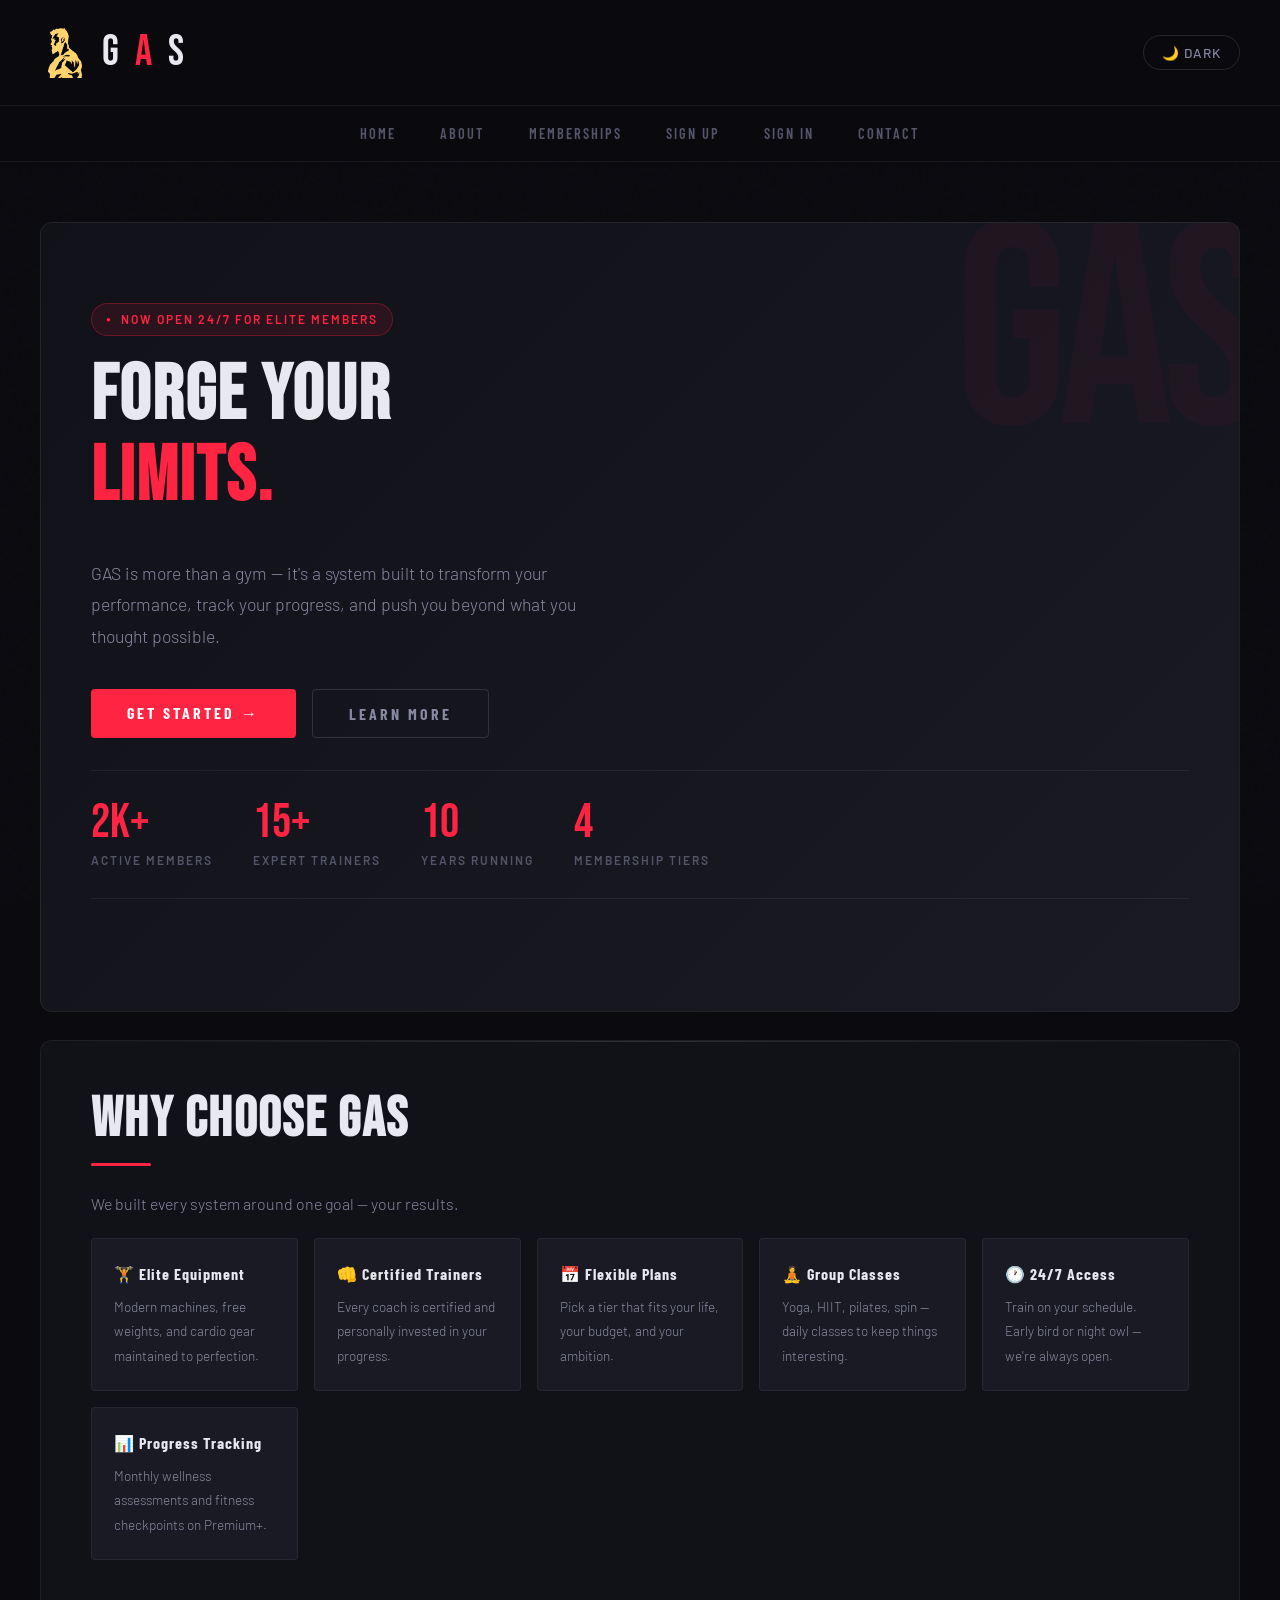
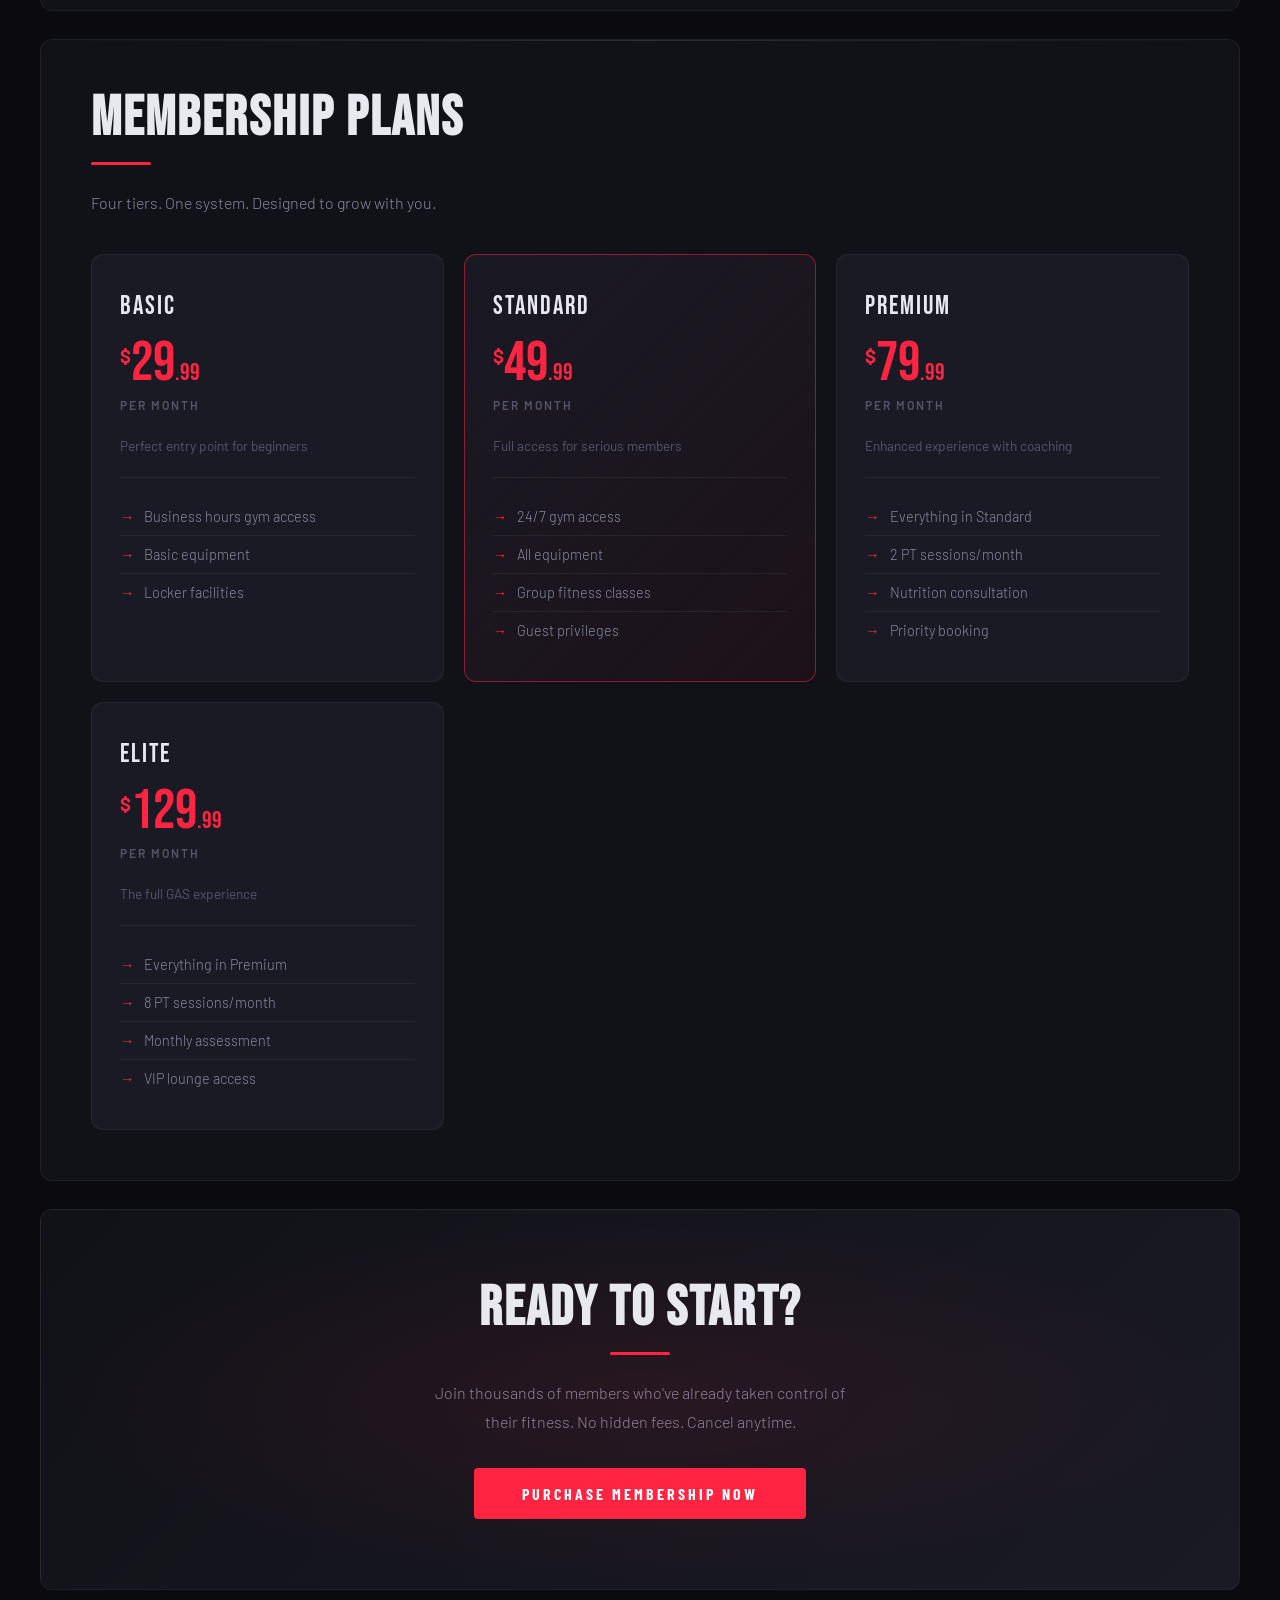
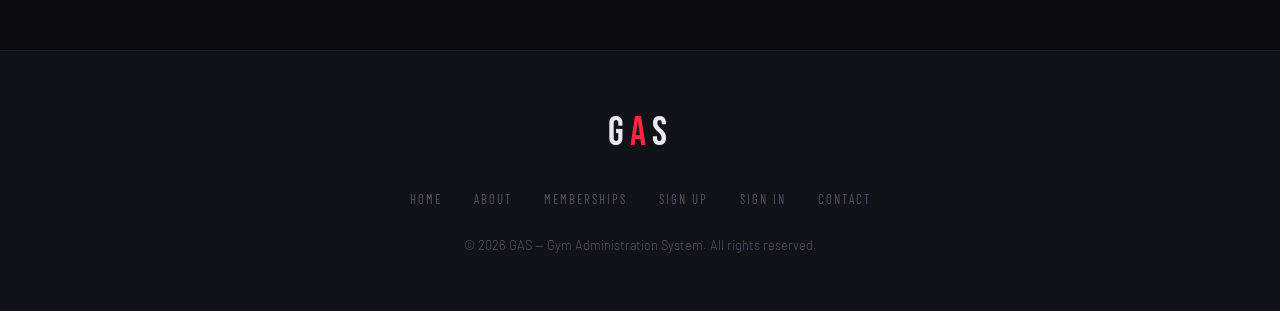
<file: index.html>
<!DOCTYPE html>
<html lang="en">
<head>
    <meta charset="UTF-8">
    <meta name="viewport" content="width=device-width, initial-scale=1.0">
    <title>GAS — Gym Administration System</title>
    <link rel="stylesheet" href="style.css">
    <link rel="shortcut icon" href="images/favicon.png" type="image/x-icon">
</head>
<body>

<header>
    <div class="header-top">
        <div class="logo"><img src="images/gym-logo1.png" class="logo-icon" alt="GAS Logo"> G<span>A</span>S</div>
        <button id="themeToggle" onclick="toggleTheme();">🌙 Dark</button>
    </div>
    <nav>
        <a href="index.html">Home</a>
        <a href="about.html">About</a>
        <a href="checkout.html">Memberships</a>
        <a href="signup.html">Sign Up</a>
        <a href="signin.html">Sign In</a>
        <a href="contact.html">Contact</a>
    </nav>
</header>

<div class="container">

    <!-- HERO -->
    <div class="hero-section">
        <div class="hero-badge">Now Open 24/7 for Elite Members</div>
        <h2>Forge Your<br><span class="tag-red">Limits.</span></h2>
        <p style="max-width: 500px; margin: 20px 0 36px; font-size: 1.1rem;">
            GAS is more than a gym — it's a system built to transform your performance, 
            track your progress, and push you beyond what you thought possible.
        </p>
        <div style="display: flex; gap: 16px; flex-wrap: wrap;">
            <button onclick="window.location.href='checkout.html';" style="font-size: 1rem;">Get Started →</button>
            <button class="btn-outline" onclick="window.location.href='about.html';">Learn More</button>
        </div>

        <div class="stats-row">
            <div class="stat">
                <div class="stat-number">2K+</div>
                <div class="stat-label">Active Members</div>
            </div>
            <div class="stat">
                <div class="stat-number">15+</div>
                <div class="stat-label">Expert Trainers</div>
            </div>
            <div class="stat">
                <div class="stat-number">10</div>
                <div class="stat-label">Years Running</div>
            </div>
            <div class="stat">
                <div class="stat-number">4</div>
                <div class="stat-label">Membership Tiers</div>
            </div>
        </div>
    </div>

    <!-- WHY US -->
    <div class="section">
        <h2>Why Choose GAS</h2>
        <p>We built every system around one goal — your results.</p>
        <div class="grid-3">
            <div class="benefit-card">
                <strong>🏋️ Elite Equipment</strong>
                <p>Modern machines, free weights, and cardio gear maintained to perfection.</p>
            </div>
            <div class="benefit-card">
                <strong>👊 Certified Trainers</strong>
                <p>Every coach is certified and personally invested in your progress.</p>
            </div>
            <div class="benefit-card">
                <strong>📅 Flexible Plans</strong>
                <p>Pick a tier that fits your life, your budget, and your ambition.</p>
            </div>
            <div class="benefit-card">
                <strong>🧘 Group Classes</strong>
                <p>Yoga, HIIT, pilates, spin — daily classes to keep things interesting.</p>
            </div>
            <div class="benefit-card">
                <strong>🕐 24/7 Access</strong>
                <p>Train on your schedule. Early bird or night owl — we're always open.</p>
            </div>
            <div class="benefit-card">
                <strong>📊 Progress Tracking</strong>
                <p>Monthly wellness assessments and fitness checkpoints on Premium+.</p>
            </div>
        </div>
    </div>

    <!-- MEMBERSHIP PLANS -->
    <div class="section">
        <h2>Membership Plans</h2>
        <p>Four tiers. One system. Designed to grow with you.</p>
        <div class="products-grid">
            <div class="product-card">
                <div class="product-name">Basic</div>
                <div class="product-price"><sup>$</sup>29<span style="font-size:1.5rem">.99</span></div>
                <div class="product-duration">Per Month</div>
                <div class="product-description">Perfect entry point for beginners</div>
                <ul class="product-features">
                    <li>Business hours gym access</li>
                    <li>Basic equipment</li>
                    <li>Locker facilities</li>
                </ul>
            </div>

            <div class="product-card featured">
                <div class="featured-badge">Most Popular</div>
                <div class="product-name">Standard</div>
                <div class="product-price"><sup>$</sup>49<span style="font-size:1.5rem">.99</span></div>
                <div class="product-duration">Per Month</div>
                <div class="product-description">Full access for serious members</div>
                <ul class="product-features">
                    <li>24/7 gym access</li>
                    <li>All equipment</li>
                    <li>Group fitness classes</li>
                    <li>Guest privileges</li>
                </ul>
            </div>

            <div class="product-card">
                <div class="product-name">Premium</div>
                <div class="product-price"><sup>$</sup>79<span style="font-size:1.5rem">.99</span></div>
                <div class="product-duration">Per Month</div>
                <div class="product-description">Enhanced experience with coaching</div>
                <ul class="product-features">
                    <li>Everything in Standard</li>
                    <li>2 PT sessions/month</li>
                    <li>Nutrition consultation</li>
                    <li>Priority booking</li>
                </ul>
            </div>

            <div class="product-card">
                <div class="product-name">Elite</div>
                <div class="product-price"><sup>$</sup>129<span style="font-size:1.5rem">.99</span></div>
                <div class="product-duration">Per Month</div>
                <div class="product-description">The full GAS experience</div>
                <ul class="product-features">
                    <li>Everything in Premium</li>
                    <li>8 PT sessions/month</li>
                    <li>Monthly assessment</li>
                    <li>VIP lounge access</li>
                </ul>
            </div>
        </div>
    </div>

    <!-- CTA -->
    <div class="cta-section">
        <h2>Ready to Start?</h2>
        <p style="margin: 16px auto 32px; max-width: 440px;">
            Join thousands of members who've already taken control of their fitness. No hidden fees. Cancel anytime.
        </p>
        <button onclick="window.location.href='checkout.html';" style="font-size: 1rem; padding: 16px 48px;">
            Purchase Membership Now
        </button>
    </div>

</div>

<footer>
    <div class="footer-logo">G<span>A</span>S</div>
    <div class="footer-links">
        <a href="index.html">Home</a>
        <a href="about.html">About</a>
        <a href="checkout.html">Memberships</a>
        <a href="signup.html">Sign Up</a>
        <a href="signin.html">Sign In</a>
        <a href="contact.html">Contact</a>
    </div>
    <p class="footer-copy">© 2026 GAS — Gym Administration System. All rights reserved.</p>
</footer>

<script src="script.js"></script>
</body>
</html>
</file>
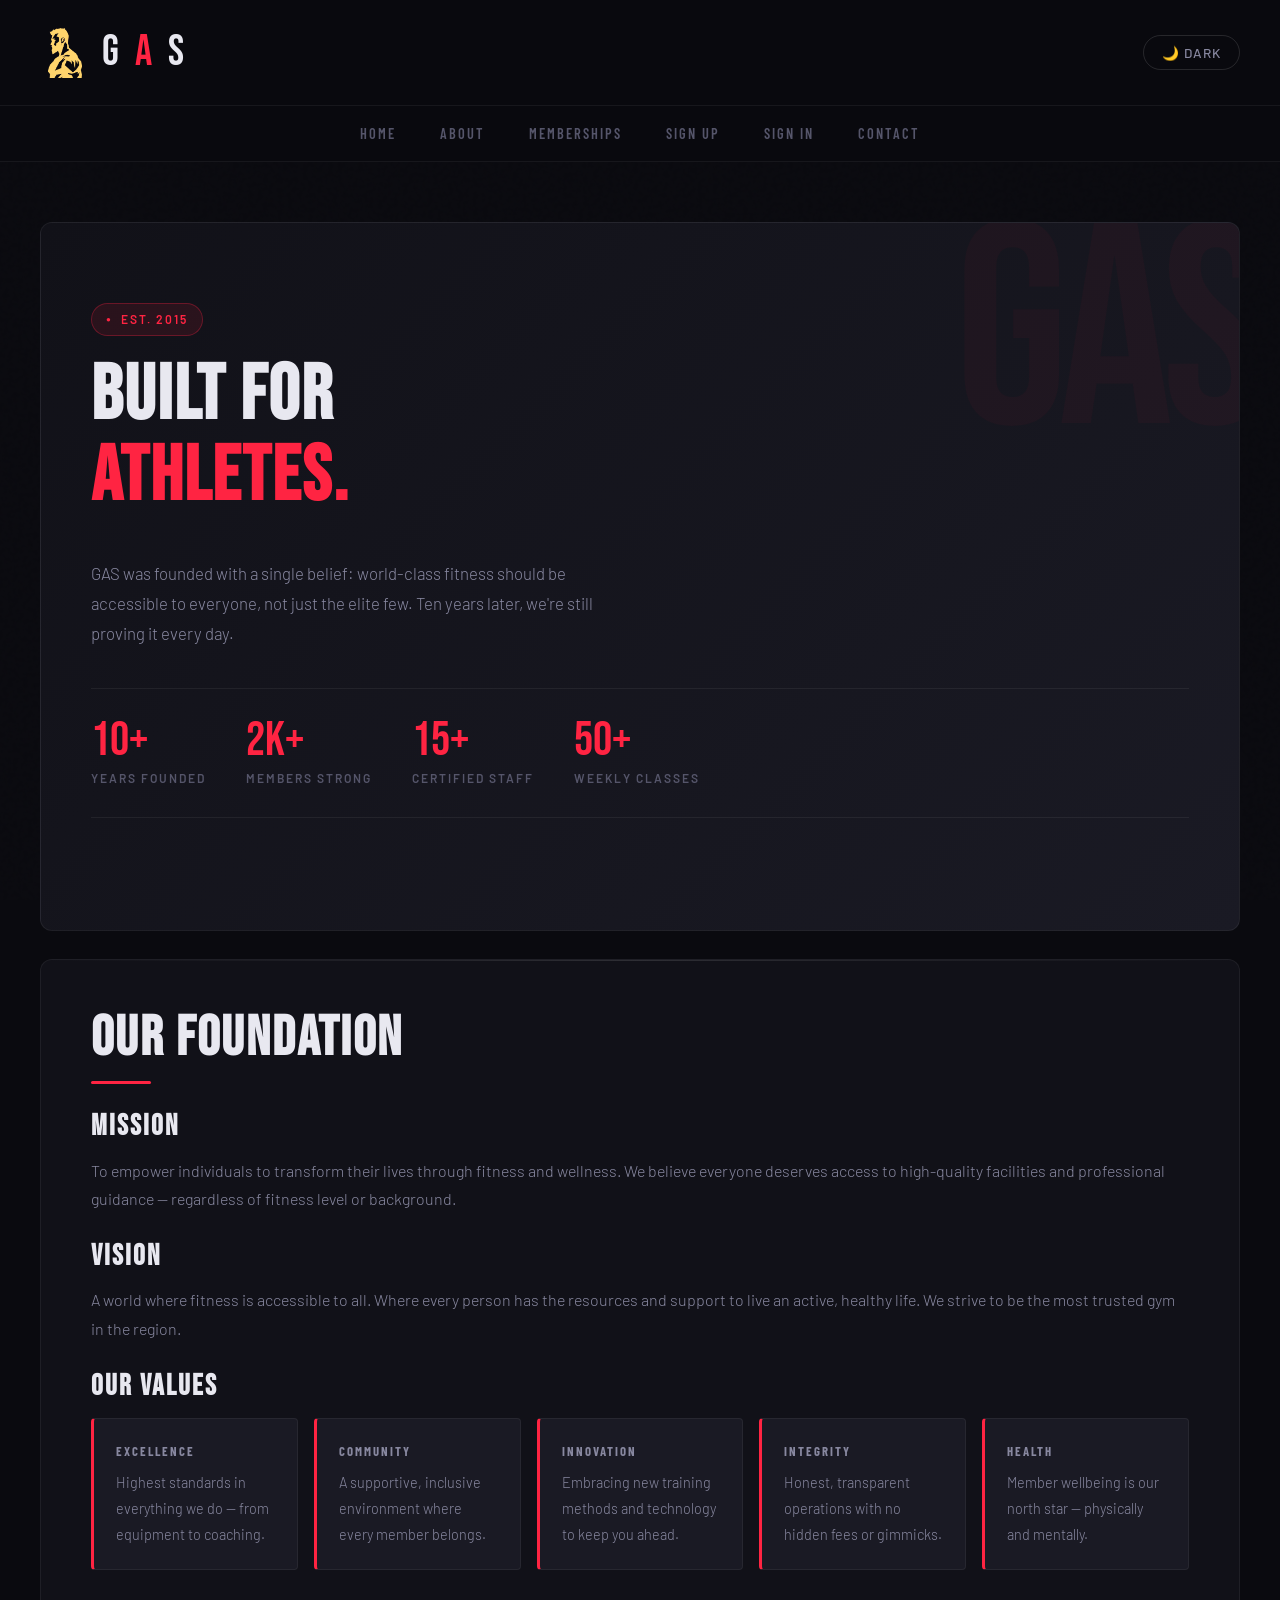
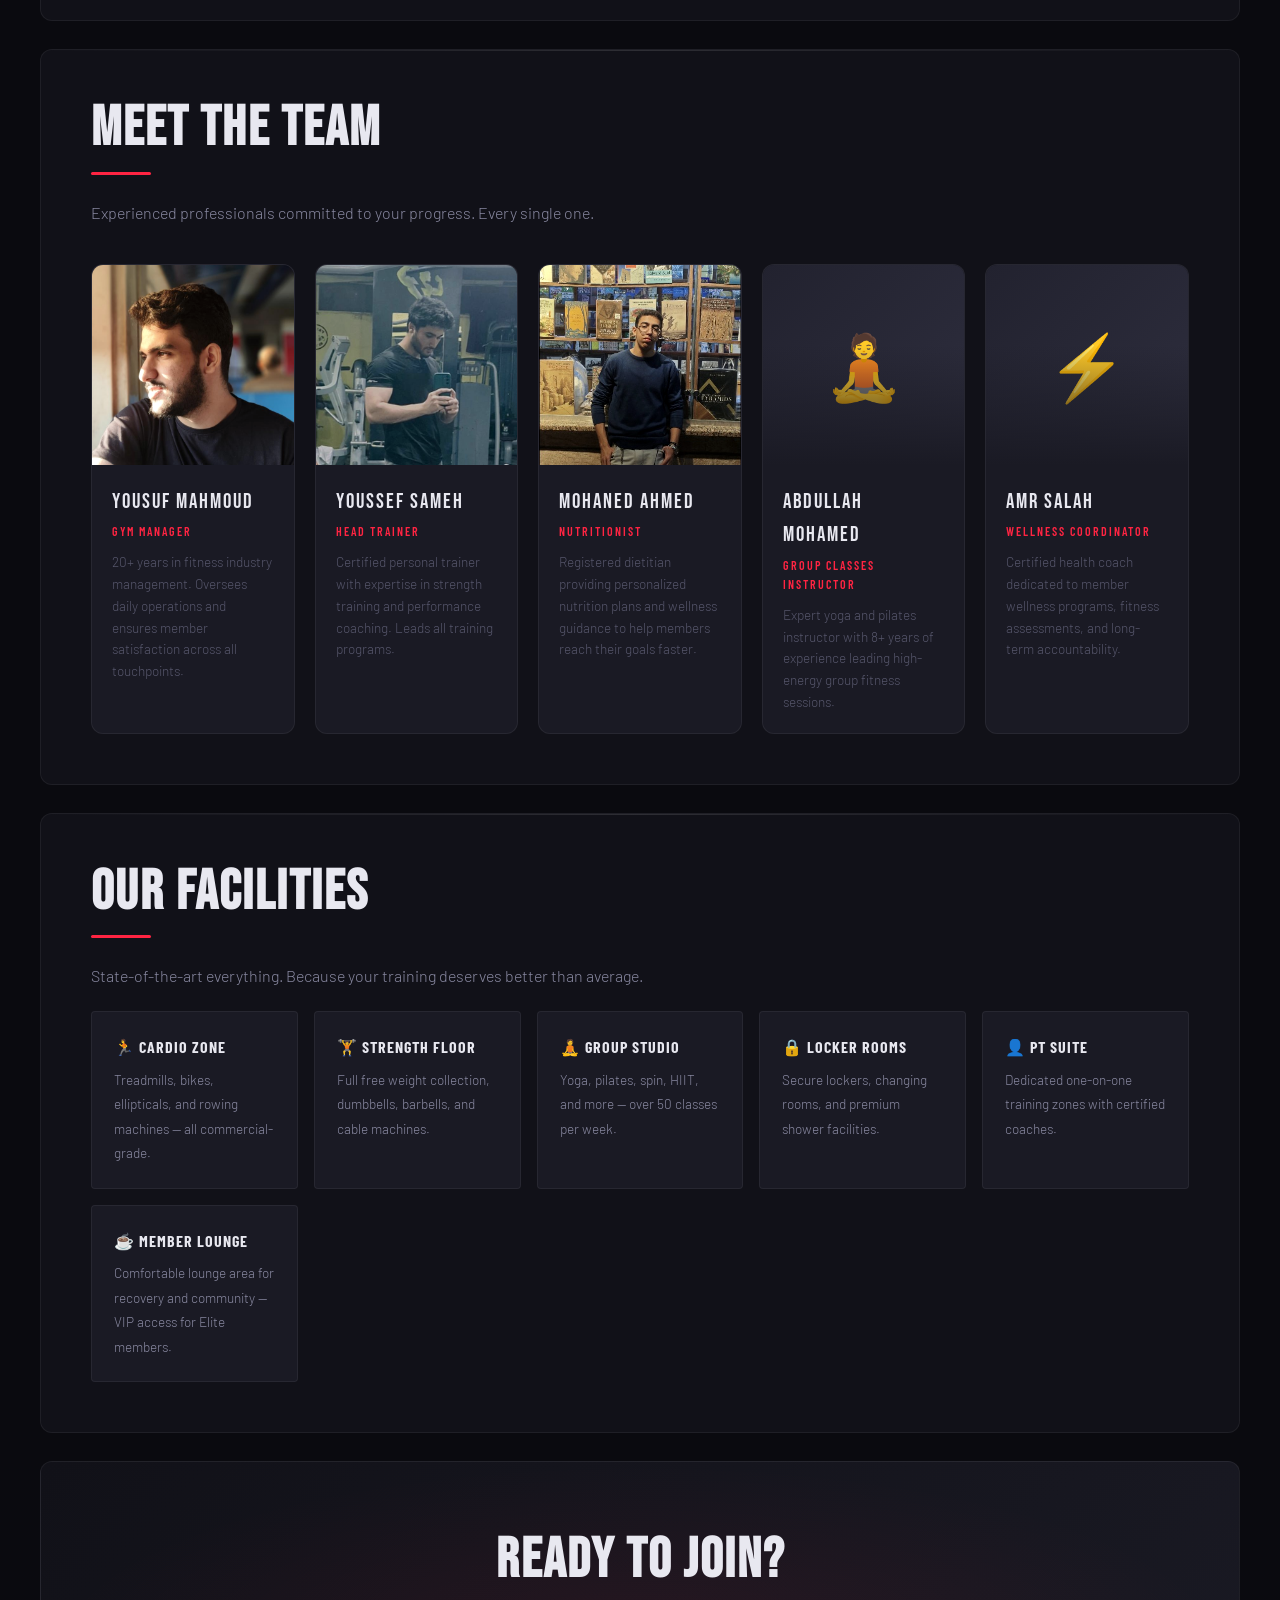
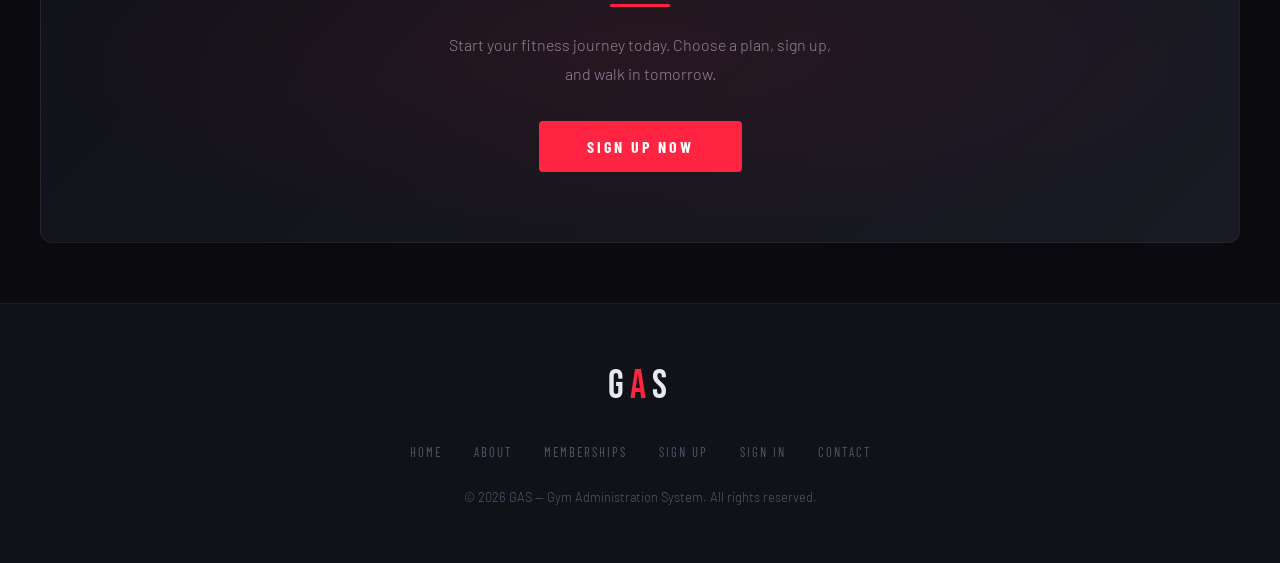
<file: about.html>
<!DOCTYPE html>
<html lang="en">
<head>
    <meta charset="UTF-8">
    <meta name="viewport" content="width=device-width, initial-scale=1.0">
    <title>About — GAS Gym Administration System</title>
    <link rel="stylesheet" href="style.css">
</head>
<body>

<header>
    <div class="header-top">
        <div class="logo"><img src="images/gym-logo1.png" class="logo-icon" alt="GAS Logo"></span> G<span>A</span>S</div>
        <button id="themeToggle" onclick="toggleTheme();">🌙 Dark</button>
    </div>
    <nav>
        <a href="index.html">Home</a>
        <a href="about.html">About</a>
        <a href="checkout.html">Memberships</a>
        <a href="signup.html">Sign Up</a>
        <a href="signin.html">Sign In</a>
        <a href="contact.html">Contact</a>
    </nav>
</header>

<div class="container">

    <!-- ABOUT HERO -->
    <div class="hero-section">
        <div class="hero-badge">Est. 2015</div>
        <h2>Built for<br><span class="tag-red">Athletes.</span></h2>
        <p style="max-width: 520px; margin-top: 20px; font-size: 1.05rem;">
            GAS was founded with a single belief: world-class fitness should be accessible to everyone, 
            not just the elite few. Ten years later, we're still proving it every day.
        </p>
        <div class="stats-row" style="margin-top: 40px;">
            <div class="stat"><div class="stat-number">10+</div><div class="stat-label">Years Founded</div></div>
            <div class="stat"><div class="stat-number">2K+</div><div class="stat-label">Members Strong</div></div>
            <div class="stat"><div class="stat-number">15+</div><div class="stat-label">Certified Staff</div></div>
            <div class="stat"><div class="stat-number">50+</div><div class="stat-label">Weekly Classes</div></div>
        </div>
    </div>

    <!-- MISSION / VISION / VALUES -->
    <div class="section">
        <h2>Our Foundation</h2>

        <h3>Mission</h3>
        <p>
            To empower individuals to transform their lives through fitness and wellness.
            We believe everyone deserves access to high-quality facilities and professional guidance — 
            regardless of fitness level or background.
        </p>

        <h3>Vision</h3>
        <p>
            A world where fitness is accessible to all. Where every person has the resources and 
            support to live an active, healthy life. We strive to be the most trusted gym in the region.
        </p>

        <h3>Our Values</h3>
        <div class="grid-3" style="margin-top: 16px;">
            <div class="info-card"><strong>Excellence</strong><p>Highest standards in everything we do — from equipment to coaching.</p></div>
            <div class="info-card"><strong>Community</strong><p>A supportive, inclusive environment where every member belongs.</p></div>
            <div class="info-card"><strong>Innovation</strong><p>Embracing new training methods and technology to keep you ahead.</p></div>
            <div class="info-card"><strong>Integrity</strong><p>Honest, transparent operations with no hidden fees or gimmicks.</p></div>
            <div class="info-card"><strong>Health</strong><p>Member wellbeing is our north star — physically and mentally.</p></div>
        </div>
    </div>

    <!-- TEAM -->
    <div class="section">
        <h2>Meet the Team</h2>
        <p>Experienced professionals committed to your progress. Every single one.</p>
        <div class="team-grid">
            <div class="team-card">
                <img src="images/Yousuf.jpg" alt="Yousuf Mahmoud" class="team-image-photo">
                <div class="team-info">
                    <div class="team-name">Yousuf Mahmoud</div>
                    <div class="team-role">Gym Manager</div>
                    <div class="team-description">20+ years in fitness industry management. Oversees daily operations and ensures member satisfaction across all touchpoints.</div>
                </div>
            </div>

            <div class="team-card">
                <img src="images/usf.enc" alt="Youssef Sameh" class="team-image-photo">
                <div class="team-info">
                    <div class="team-name">Youssef Sameh</div>
                    <div class="team-role">Head Trainer</div>
                    <div class="team-description">Certified personal trainer with expertise in strength training and performance coaching. Leads all training programs.</div>
                </div>
            </div>

            <div class="team-card">
                <img src="images/Mohaned.jpeg" alt="Mohaned Ahmed" class="team-image-photo">
                <div class="team-info">
                    <div class="team-name">Mohaned Ahmed</div>
                    <div class="team-role">Nutritionist</div>
                    <div class="team-description">Registered dietitian providing personalized nutrition plans and wellness guidance to help members reach their goals faster.</div>
                </div>
            </div>

            <div class="team-card">
                <div class="team-image">🧘</div>
                <div class="team-info">
                    <div class="team-name">Abdullah Mohamed</div>
                    <div class="team-role">Group Classes Instructor</div>
                    <div class="team-description">Expert yoga and pilates instructor with 8+ years of experience leading high-energy group fitness sessions.</div>
                </div>
            </div>

            <div class="team-card">
                <div class="team-image">⚡</div>
                <div class="team-info">
                    <div class="team-name">Amr Salah</div>
                    <div class="team-role">Wellness Coordinator</div>
                    <div class="team-description">Certified health coach dedicated to member wellness programs, fitness assessments, and long-term accountability.</div>
                </div>
            </div>
        </div>
    </div>

    <!-- FACILITIES -->
    <div class="section">
        <h2>Our Facilities</h2>
        <p>State-of-the-art everything. Because your training deserves better than average.</p>
        <div class="grid-3">
            <div class="facility-card">
                <strong>🏃 Cardio Zone</strong>
                <p>Treadmills, bikes, ellipticals, and rowing machines — all commercial-grade.</p>
            </div>
            <div class="facility-card">
                <strong>🏋️ Strength Floor</strong>
                <p>Full free weight collection, dumbbells, barbells, and cable machines.</p>
            </div>
            <div class="facility-card">
                <strong>🧘 Group Studio</strong>
                <p>Yoga, pilates, spin, HIIT, and more — over 50 classes per week.</p>
            </div>
            <div class="facility-card">
                <strong>🔒 Locker Rooms</strong>
                <p>Secure lockers, changing rooms, and premium shower facilities.</p>
            </div>
            <div class="facility-card">
                <strong>👤 PT Suite</strong>
                <p>Dedicated one-on-one training zones with certified coaches.</p>
            </div>
            <div class="facility-card">
                <strong>☕ Member Lounge</strong>
                <p>Comfortable lounge area for recovery and community — VIP access for Elite members.</p>
            </div>
        </div>
    </div>

    <!-- CTA -->
    <div class="cta-section">
        <h2>Ready to Join?</h2>
        <p style="margin: 16px auto 32px; max-width: 400px;">
            Start your fitness journey today. Choose a plan, sign up, and walk in tomorrow.
        </p>
        <button onclick="window.location.href='signup.html';" style="font-size: 1rem; padding: 16px 48px;">Sign Up Now</button>
    </div>

</div>

<footer>
    <div class="footer-logo">G<span>A</span>S</div>
    <div class="footer-links">
        <a href="index.html">Home</a>
        <a href="about.html">About</a>
        <a href="checkout.html">Memberships</a>
        <a href="signup.html">Sign Up</a>
        <a href="signin.html">Sign In</a>
        <a href="contact.html">Contact</a>
    </div>
    <p class="footer-copy">© 2026 GAS — Gym Administration System. All rights reserved.</p>
</footer>

<script src="script.js"></script>
</body>
</html>
</file>
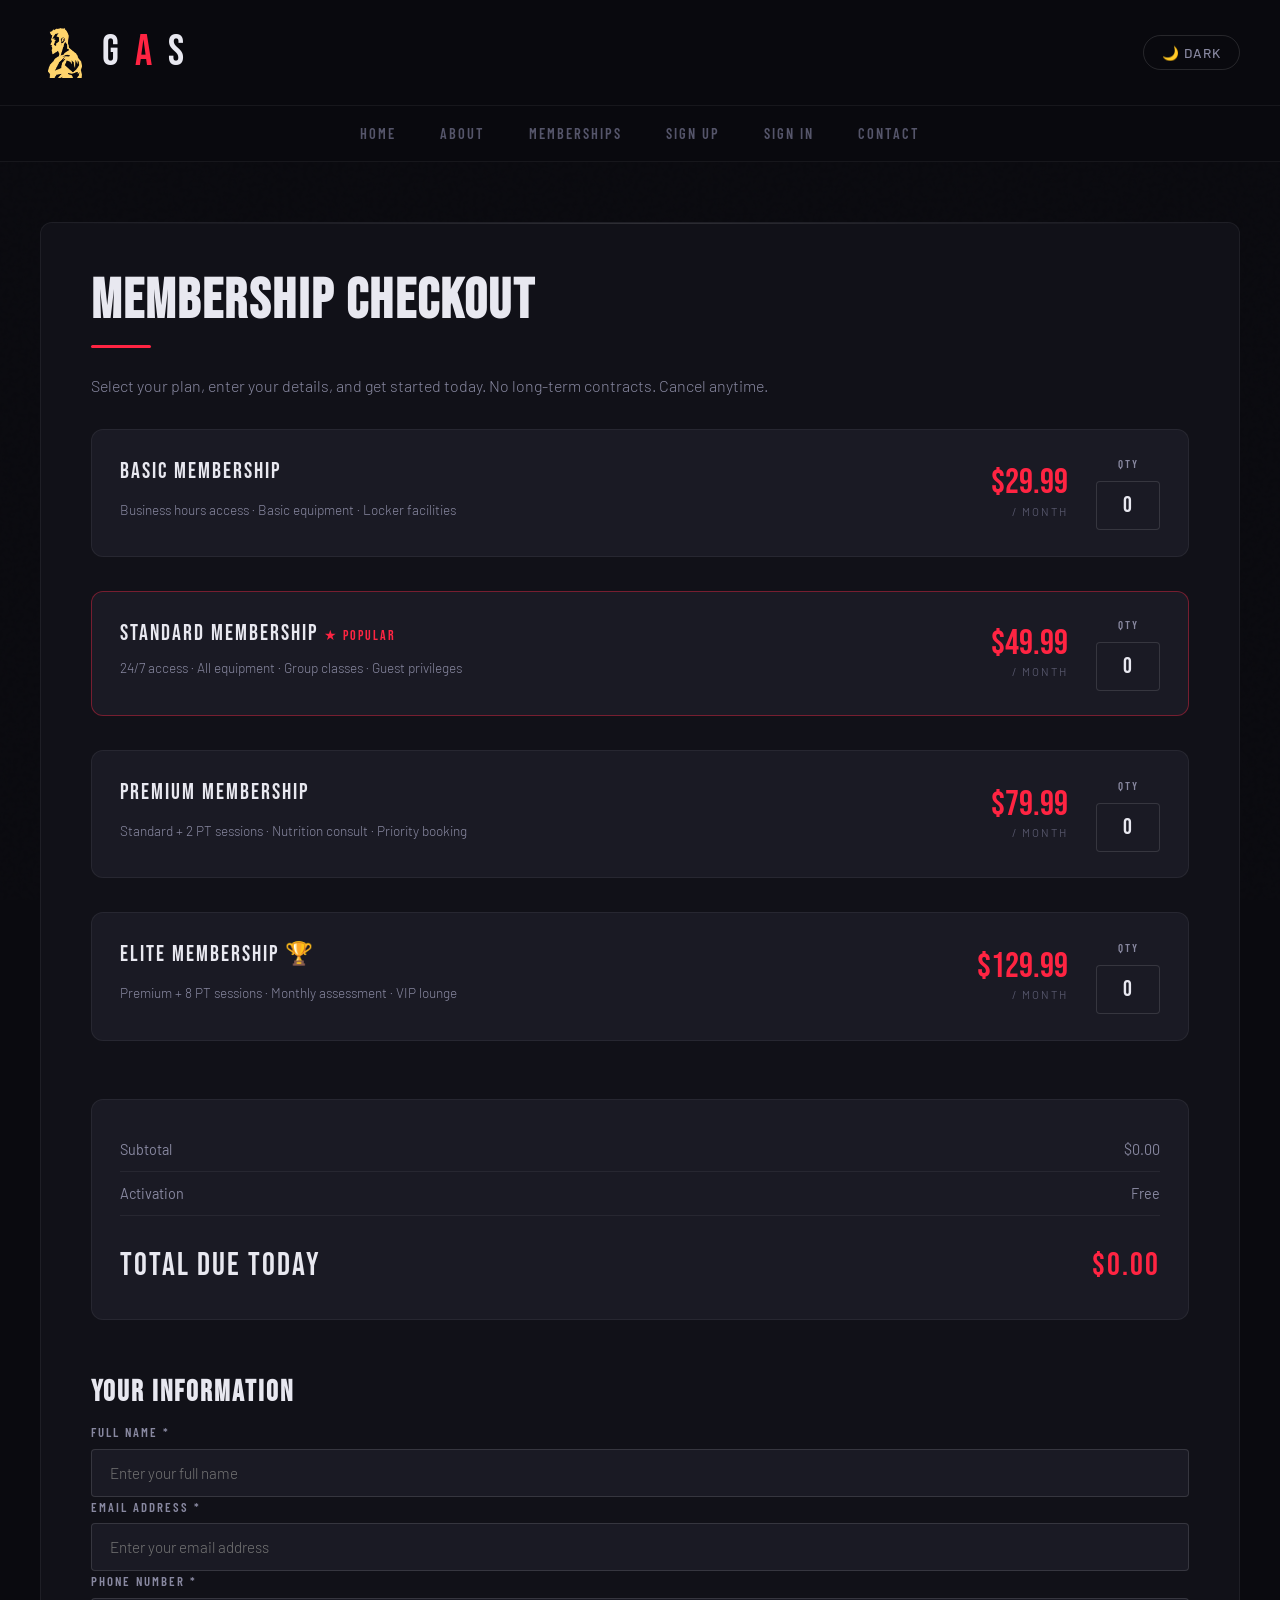
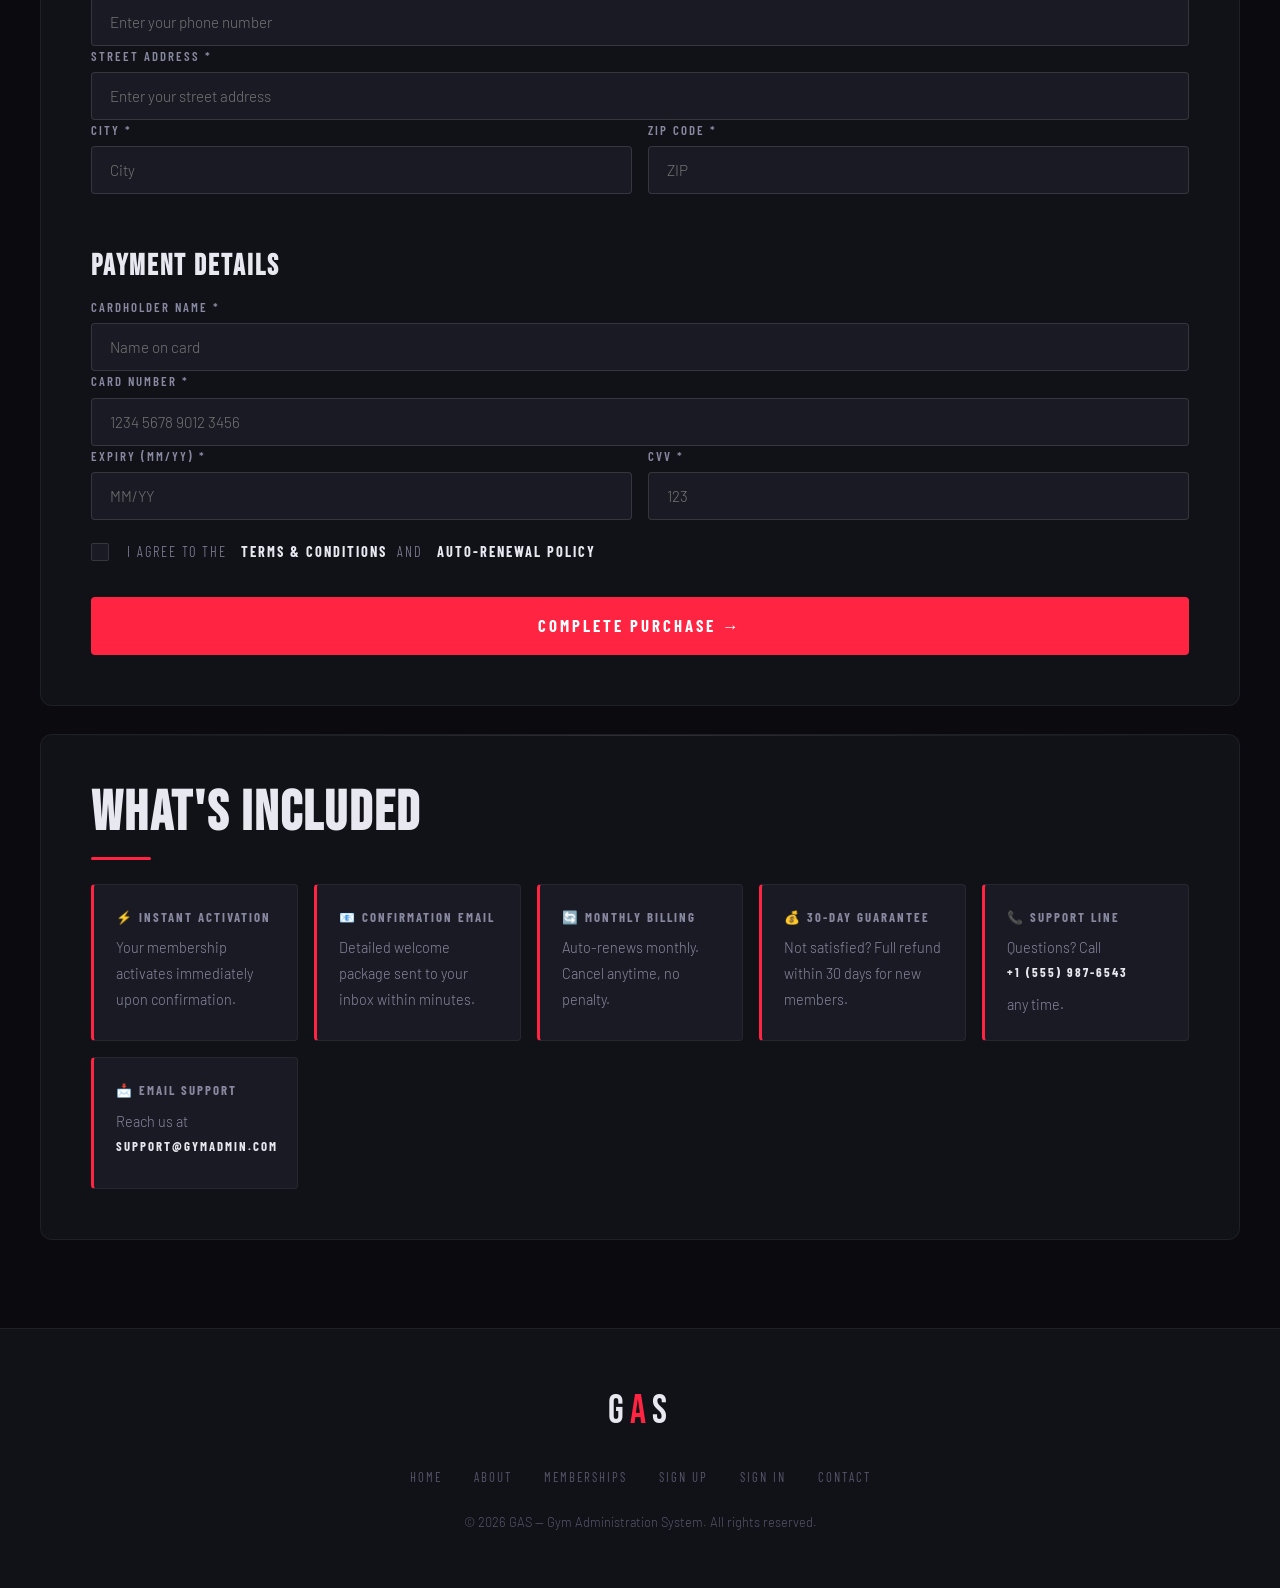
<file: checkout.html>
<!DOCTYPE html>
<html lang="en">
<head>
    <meta charset="UTF-8">
    <meta name="viewport" content="width=device-width, initial-scale=1.0">
    <title>Memberships — GAS Gym Administration System</title>
    <link rel="stylesheet" href="style.css">
</head>
<body>

<header>
    <div class="header-top">
        <div class="logo"><img src="images/gym-logo1.png" class="logo-icon" alt="GAS Logo"></span> G<span>A</span>S</div>
        <button id="themeToggle" onclick="toggleTheme();">🌙 Dark</button>
    </div>
    <nav>
        <a href="index.html">Home</a>
        <a href="about.html">About</a>
        <a href="checkout.html">Memberships</a>
        <a href="signup.html">Sign Up</a>
        <a href="signin.html">Sign In</a>
        <a href="contact.html">Contact</a>
    </nav>
</header>

<div class="container">

    <div class="section">
        <h2>Membership Checkout</h2>
        <p>Select your plan, enter your details, and get started today. No long-term contracts. Cancel anytime.</p>

        <form name="checkoutForm" onsubmit="return validateCheckout();">

            <!-- PACKAGES -->
            <div class="checkout-package">
                <div>
                    <div style="font-family:'Bebas Neue',sans-serif; font-size:1.4rem; letter-spacing:2px; margin-bottom:8px;">Basic Membership</div>
                    <p style="margin:0 0 10px; font-size:0.85rem;">Business hours access · Basic equipment · Locker facilities</p>
                </div>
                <div>
                    <div class="pkg-price-tag">$29.99</div>
                    <div class="pkg-per">/ month</div>
                </div>
                <div class="qty-wrapper">
                    <label for="basic_qty">Qty</label>
                    <input type="text" id="basic_qty" name="basic_qty" value="0" onchange="calculateTotal();">
                </div>
            </div>

            <div class="checkout-package featured-pkg">
                <div>
                    <div style="font-family:'Bebas Neue',sans-serif; font-size:1.4rem; letter-spacing:2px; margin-bottom:4px;">Standard Membership <span style="color:var(--red); font-size:0.9rem;">★ Popular</span></div>
                    <p style="margin:0 0 10px; font-size:0.85rem;">24/7 access · All equipment · Group classes · Guest privileges</p>
                </div>
                <div>
                    <div class="pkg-price-tag">$49.99</div>
                    <div class="pkg-per">/ month</div>
                </div>
                <div class="qty-wrapper">
                    <label for="standard_qty">Qty</label>
                    <input type="text" id="standard_qty" name="standard_qty" value="0" onchange="calculateTotal();">
                </div>
            </div>

            <div class="checkout-package">
                <div>
                    <div style="font-family:'Bebas Neue',sans-serif; font-size:1.4rem; letter-spacing:2px; margin-bottom:8px;">Premium Membership</div>
                    <p style="margin:0 0 10px; font-size:0.85rem;">Standard + 2 PT sessions · Nutrition consult · Priority booking</p>
                </div>
                <div>
                    <div class="pkg-price-tag">$79.99</div>
                    <div class="pkg-per">/ month</div>
                </div>
                <div class="qty-wrapper">
                    <label for="premium_qty">Qty</label>
                    <input type="text" id="premium_qty" name="premium_qty" value="0" onchange="calculateTotal();">
                </div>
            </div>

            <div class="checkout-package">
                <div>
                    <div style="font-family:'Bebas Neue',sans-serif; font-size:1.4rem; letter-spacing:2px; margin-bottom:8px;">Elite Membership 🏆</div>
                    <p style="margin:0 0 10px; font-size:0.85rem;">Premium + 8 PT sessions · Monthly assessment · VIP lounge</p>
                </div>
                <div>
                    <div class="pkg-price-tag">$129.99</div>
                    <div class="pkg-per">/ month</div>
                </div>
                <div class="qty-wrapper">
                    <label for="elite_qty">Qty</label>
                    <input type="text" id="elite_qty" name="elite_qty" value="0" onchange="calculateTotal();">
                </div>
            </div>

            <!-- SUMMARY -->
            <div class="checkout-summary">
                <div class="summary-row"><span>Subtotal</span><span id="totalAmount">$0.00</span></div>
                <div class="summary-row"><span>Activation</span><span>Free</span></div>
                <div class="summary-total"><span>Total Due Today</span><span id="totalAmount2">$0.00</span></div>
            </div>

            <!-- CUSTOMER INFO -->
            <div style="margin-top: 40px;">
                <h3 style="margin-top:0;">Your Information</h3>

                <div>
                    <label for="fullname">Full Name *</label>
                    <input type="text" id="fullname" name="fullname" placeholder="Enter your full name" required>
                </div>
                <div>
                    <label for="email">Email Address *</label>
                    <input type="email" id="email" name="email" placeholder="Enter your email address" required>
                </div>
                <div>
                    <label for="phone">Phone Number *</label>
                    <input type="tel" id="phone" name="phone" placeholder="Enter your phone number" required>
                </div>
                <div>
                    <label for="address">Street Address *</label>
                    <input type="text" id="address" name="address" placeholder="Enter your street address" required>
                </div>
                <div class="form-row-2">
                    <div>
                        <label for="city">City *</label>
                        <input type="text" id="city" name="city" placeholder="City" required>
                    </div>
                    <div>
                        <label for="zip">ZIP Code *</label>
                        <input type="text" id="zip" name="zip" placeholder="ZIP" required>
                    </div>
                </div>
            </div>

            <!-- PAYMENT -->
            <div style="margin-top: 40px;">
                <h3 style="margin-top:0;">Payment Details</h3>
                <div>
                    <label for="cardname">Cardholder Name *</label>
                    <input type="text" id="cardname" name="cardname" placeholder="Name on card" required>
                </div>
                <div>
                    <label for="cardnumber">Card Number *</label>
                    <input type="text" id="cardnumber" name="cardnumber" placeholder="1234 5678 9012 3456" required>
                </div>
                <div class="form-row-2">
                    <div>
                        <label for="expiry">Expiry (MM/YY) *</label>
                        <input type="text" id="expiry" name="expiry" placeholder="MM/YY" required>
                    </div>
                    <div>
                        <label for="cvv">CVV *</label>
                        <input type="text" id="cvv" name="cvv" placeholder="123" required>
                    </div>
                </div>

                <div style="margin-top: 20px;">
                    <label class="checkbox-label">
                        <input type="checkbox" id="terms" name="terms" required>
                        I agree to the <strong style="color:var(--text); margin-left:4px;">Terms & Conditions</strong> and <strong style="color:var(--text); margin-left:4px;">Auto-Renewal Policy</strong>
                    </label>
                </div>

                <input type="submit" value="Complete Purchase →" style="margin-top: 28px; width: 100%; font-size: 1.05rem; padding: 18px;">
            </div>

        </form>
    </div>

    <!-- INFO -->
    <div class="section">
        <h2>What's Included</h2>
        <div class="grid-3">
            <div class="info-card">
                <strong>⚡ Instant Activation</strong>
                <p>Your membership activates immediately upon confirmation.</p>
            </div>
            <div class="info-card">
                <strong>📧 Confirmation Email</strong>
                <p>Detailed welcome package sent to your inbox within minutes.</p>
            </div>
            <div class="info-card">
                <strong>🔄 Monthly Billing</strong>
                <p>Auto-renews monthly. Cancel anytime, no penalty.</p>
            </div>
            <div class="info-card">
                <strong>💰 30-Day Guarantee</strong>
                <p>Not satisfied? Full refund within 30 days for new members.</p>
            </div>
            <div class="info-card">
                <strong>📞 Support Line</strong>
                <p>Questions? Call <strong style="color:var(--text)">+1 (555) 987-6543</strong> any time.</p>
            </div>
            <div class="info-card">
                <strong>📩 Email Support</strong>
                <p>Reach us at <strong style="color:var(--text)">support@gymadmin.com</strong></p>
            </div>
        </div>
    </div>

</div>

<footer>
    <div class="footer-logo">G<span>A</span>S</div>
    <div class="footer-links">
        <a href="index.html">Home</a>
        <a href="about.html">About</a>
        <a href="checkout.html">Memberships</a>
        <a href="signup.html">Sign Up</a>
        <a href="signin.html">Sign In</a>
        <a href="contact.html">Contact</a>
    </div>
    <p class="footer-copy">© 2026 GAS — Gym Administration System. All rights reserved.</p>
</footer>

<script src="script.js"></script>
<script>
// Sync both total displays
var origCalc = calculateTotal;
calculateTotal = function() {
    var t = origCalc();
    var el2 = document.getElementById('totalAmount2');
    if(el2) el2.innerHTML = '$' + t.toFixed(2);
    return t;
};
</script>
</body>
</html>
</file>
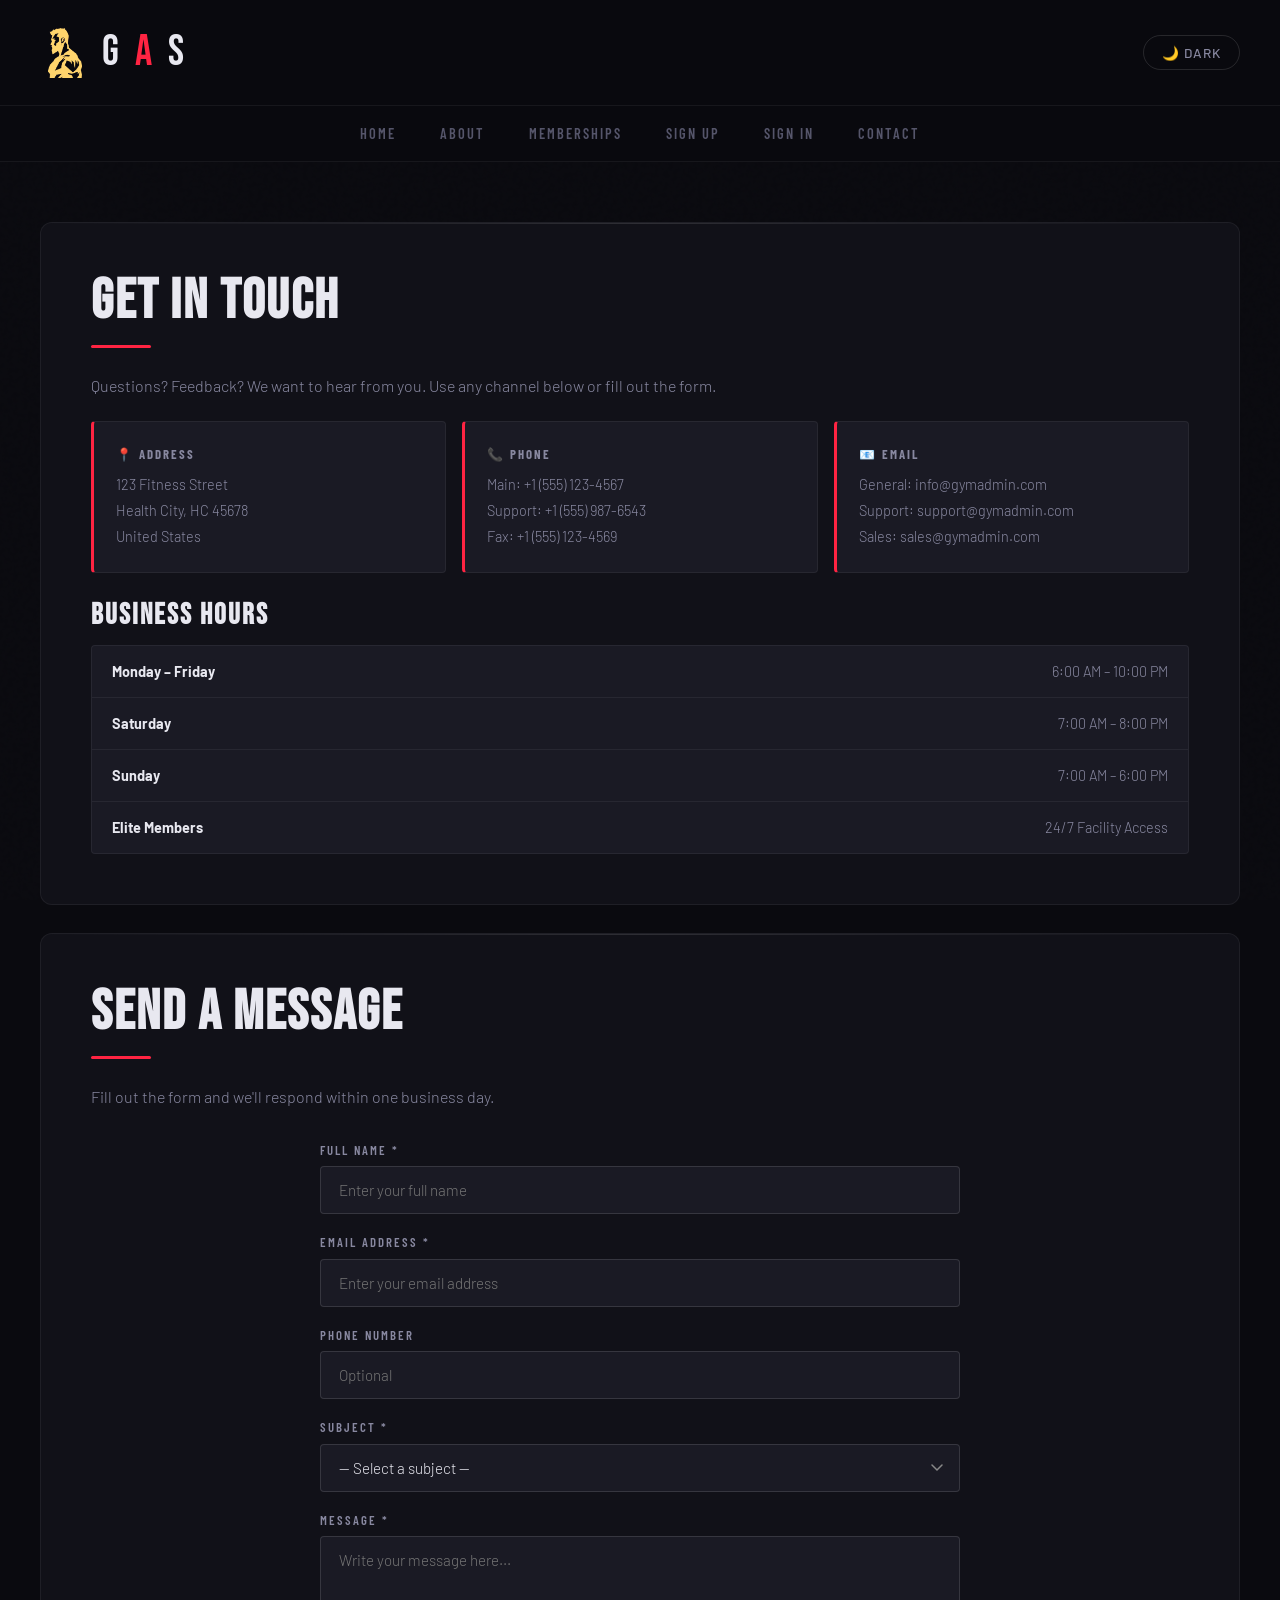
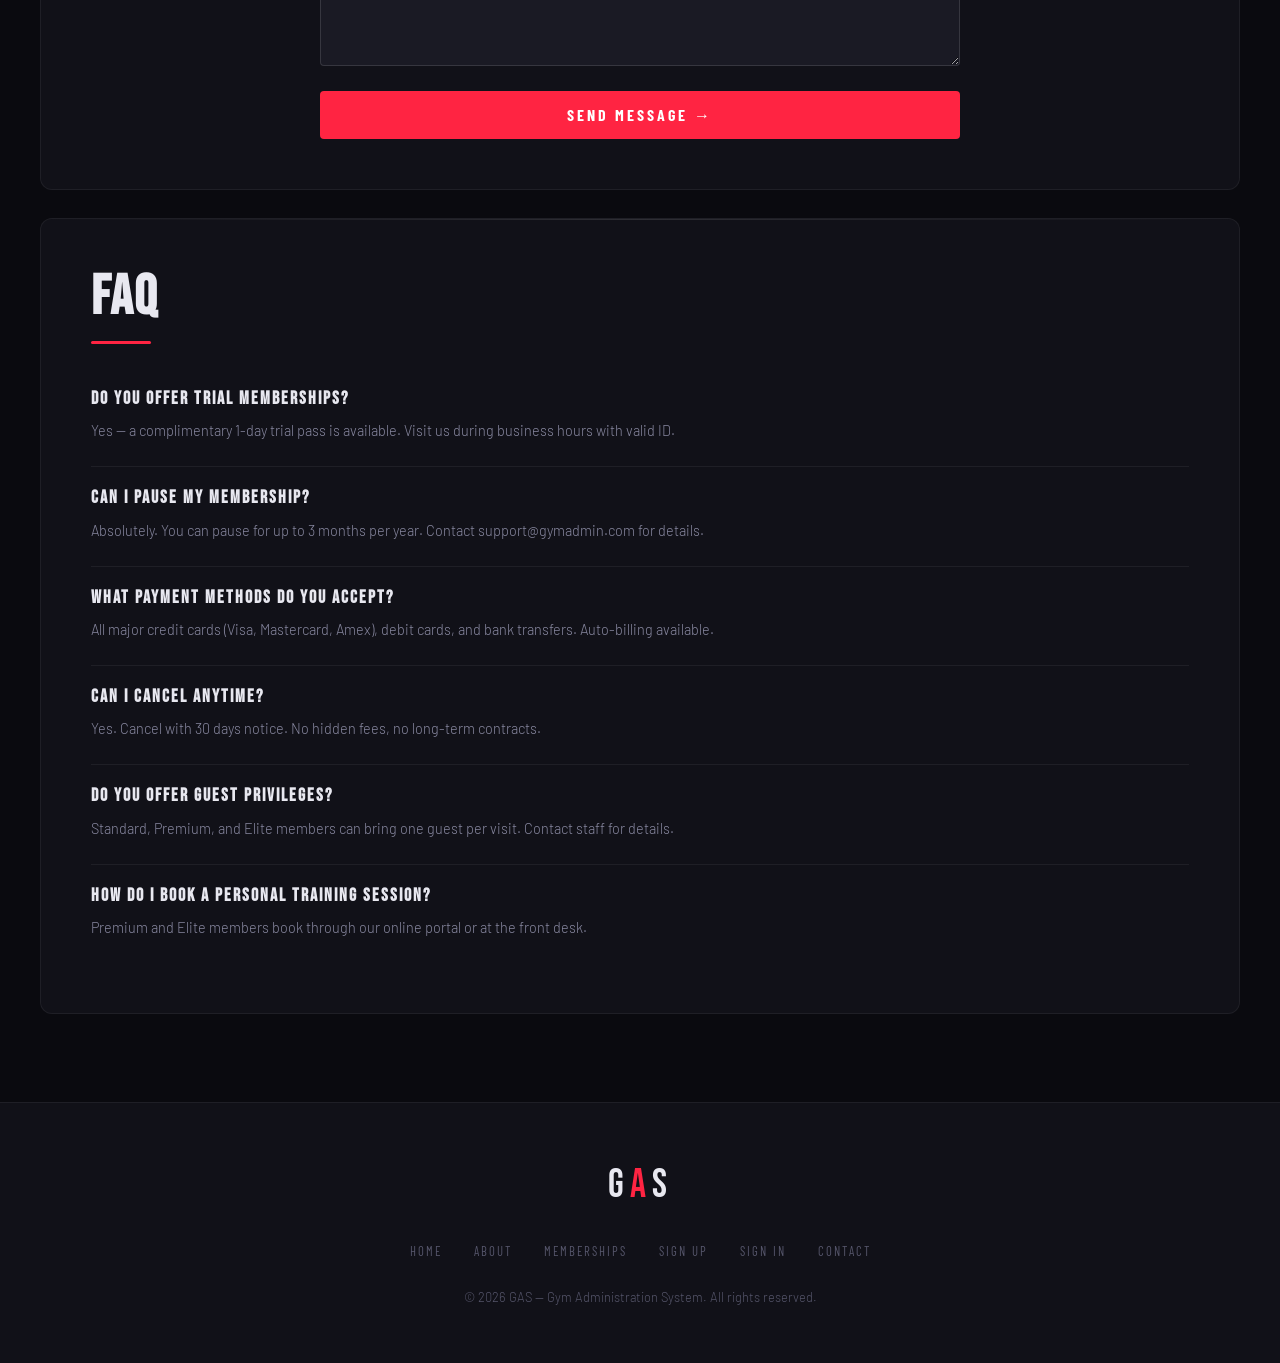
<file: contact.html>
<!DOCTYPE html>
<html lang="en">
<head>
    <meta charset="UTF-8">
    <meta name="viewport" content="width=device-width, initial-scale=1.0">
    <title>Contact — GAS Gym Administration System</title>
    <link rel="stylesheet" href="style.css">
</head>
<body>

<header>
    <div class="header-top">
        <div class="logo"><img src="images/gym-logo1.png" class="logo-icon" alt="GAS Logo"></span> G<span>A</span>S</div>
        <button id="themeToggle" onclick="toggleTheme();">🌙 Dark</button>
    </div>
    <nav>
        <a href="index.html">Home</a>
        <a href="about.html">About</a>
        <a href="checkout.html">Memberships</a>
        <a href="signup.html">Sign Up</a>
        <a href="signin.html">Sign In</a>
        <a href="contact.html">Contact</a>
    </nav>
</header>

<div class="container">

    <!-- CONTACT INFO -->
    <div class="section">
        <h2>Get in Touch</h2>
        <p>Questions? Feedback? We want to hear from you. Use any channel below or fill out the form.</p>

        <div class="grid-3">
            <div class="info-card">
                <strong>📍 Address</strong>
                <p>123 Fitness Street<br>Health City, HC 45678<br>United States</p>
            </div>
            <div class="info-card">
                <strong>📞 Phone</strong>
                <p>Main: +1 (555) 123-4567<br>Support: +1 (555) 987-6543<br>Fax: +1 (555) 123-4569</p>
            </div>
            <div class="info-card">
                <strong>📧 Email</strong>
                <p>General: info@gymadmin.com<br>Support: support@gymadmin.com<br>Sales: sales@gymadmin.com</p>
            </div>
        </div>

        <h3>Business Hours</h3>
        <div class="hours-table">
            <div class="hours-row"><strong>Monday – Friday</strong><span>6:00 AM – 10:00 PM</span></div>
            <div class="hours-row"><strong>Saturday</strong><span>7:00 AM – 8:00 PM</span></div>
            <div class="hours-row"><strong>Sunday</strong><span>7:00 AM – 6:00 PM</span></div>
            <div class="hours-row"><strong>Elite Members</strong><span>24/7 Facility Access</span></div>
        </div>
    </div>

    <!-- CONTACT FORM -->
    <div class="section">
        <h2>Send a Message</h2>
        <p>Fill out the form and we'll respond within one business day.</p>

        <div class="contact-form-wrap">
            <form name="contactForm" onsubmit="return validateContact();">
                <div>
                    <label for="name">Full Name *</label>
                    <input type="text" id="name" name="name" placeholder="Enter your full name" required>
                </div>
                <div>
                    <label for="email">Email Address *</label>
                    <input type="email" id="email" name="email" placeholder="Enter your email address" required>
                </div>
                <div>
                    <label for="phone">Phone Number</label>
                    <input type="tel" id="phone" name="phone" placeholder="Optional">
                </div>
                <div>
                    <label for="subject">Subject *</label>
                    <select id="subject" name="subject" required>
                        <option value="">— Select a subject —</option>
                        <option value="membership">Membership Inquiry</option>
                        <option value="pricing">Pricing Information</option>
                        <option value="classes">Classes & Programs</option>
                        <option value="facilities">Facilities</option>
                        <option value="personal-training">Personal Training</option>
                        <option value="feedback">Feedback</option>
                        <option value="other">Other</option>
                    </select>
                </div>
                <div>
                    <label for="message">Message *</label>
                    <textarea id="message" name="message" placeholder="Write your message here..." required></textarea>
                </div>
                <input type="submit" value="Send Message →">
            </form>
        </div>
    </div>

    <!-- FAQ -->
    <div class="section">
        <h2>FAQ</h2>
        <div class="faq-item">
            <h3>Do you offer trial memberships?</h3>
            <p>Yes — a complimentary 1-day trial pass is available. Visit us during business hours with valid ID.</p>
        </div>
        <div class="faq-item">
            <h3>Can I pause my membership?</h3>
            <p>Absolutely. You can pause for up to 3 months per year. Contact support@gymadmin.com for details.</p>
        </div>
        <div class="faq-item">
            <h3>What payment methods do you accept?</h3>
            <p>All major credit cards (Visa, Mastercard, Amex), debit cards, and bank transfers. Auto-billing available.</p>
        </div>
        <div class="faq-item">
            <h3>Can I cancel anytime?</h3>
            <p>Yes. Cancel with 30 days notice. No hidden fees, no long-term contracts.</p>
        </div>
        <div class="faq-item">
            <h3>Do you offer guest privileges?</h3>
            <p>Standard, Premium, and Elite members can bring one guest per visit. Contact staff for details.</p>
        </div>
        <div class="faq-item">
            <h3>How do I book a personal training session?</h3>
            <p>Premium and Elite members book through our online portal or at the front desk.</p>
        </div>
    </div>

</div>

<footer>
    <div class="footer-logo">G<span>A</span>S</div>
    <div class="footer-links">
        <a href="index.html">Home</a>
        <a href="about.html">About</a>
        <a href="checkout.html">Memberships</a>
        <a href="signup.html">Sign Up</a>
        <a href="signin.html">Sign In</a>
        <a href="contact.html">Contact</a>
    </div>
    <p class="footer-copy">© 2026 GAS — Gym Administration System. All rights reserved.</p>
</footer>

<script src="script.js"></script>
</body>
</html>
</file>
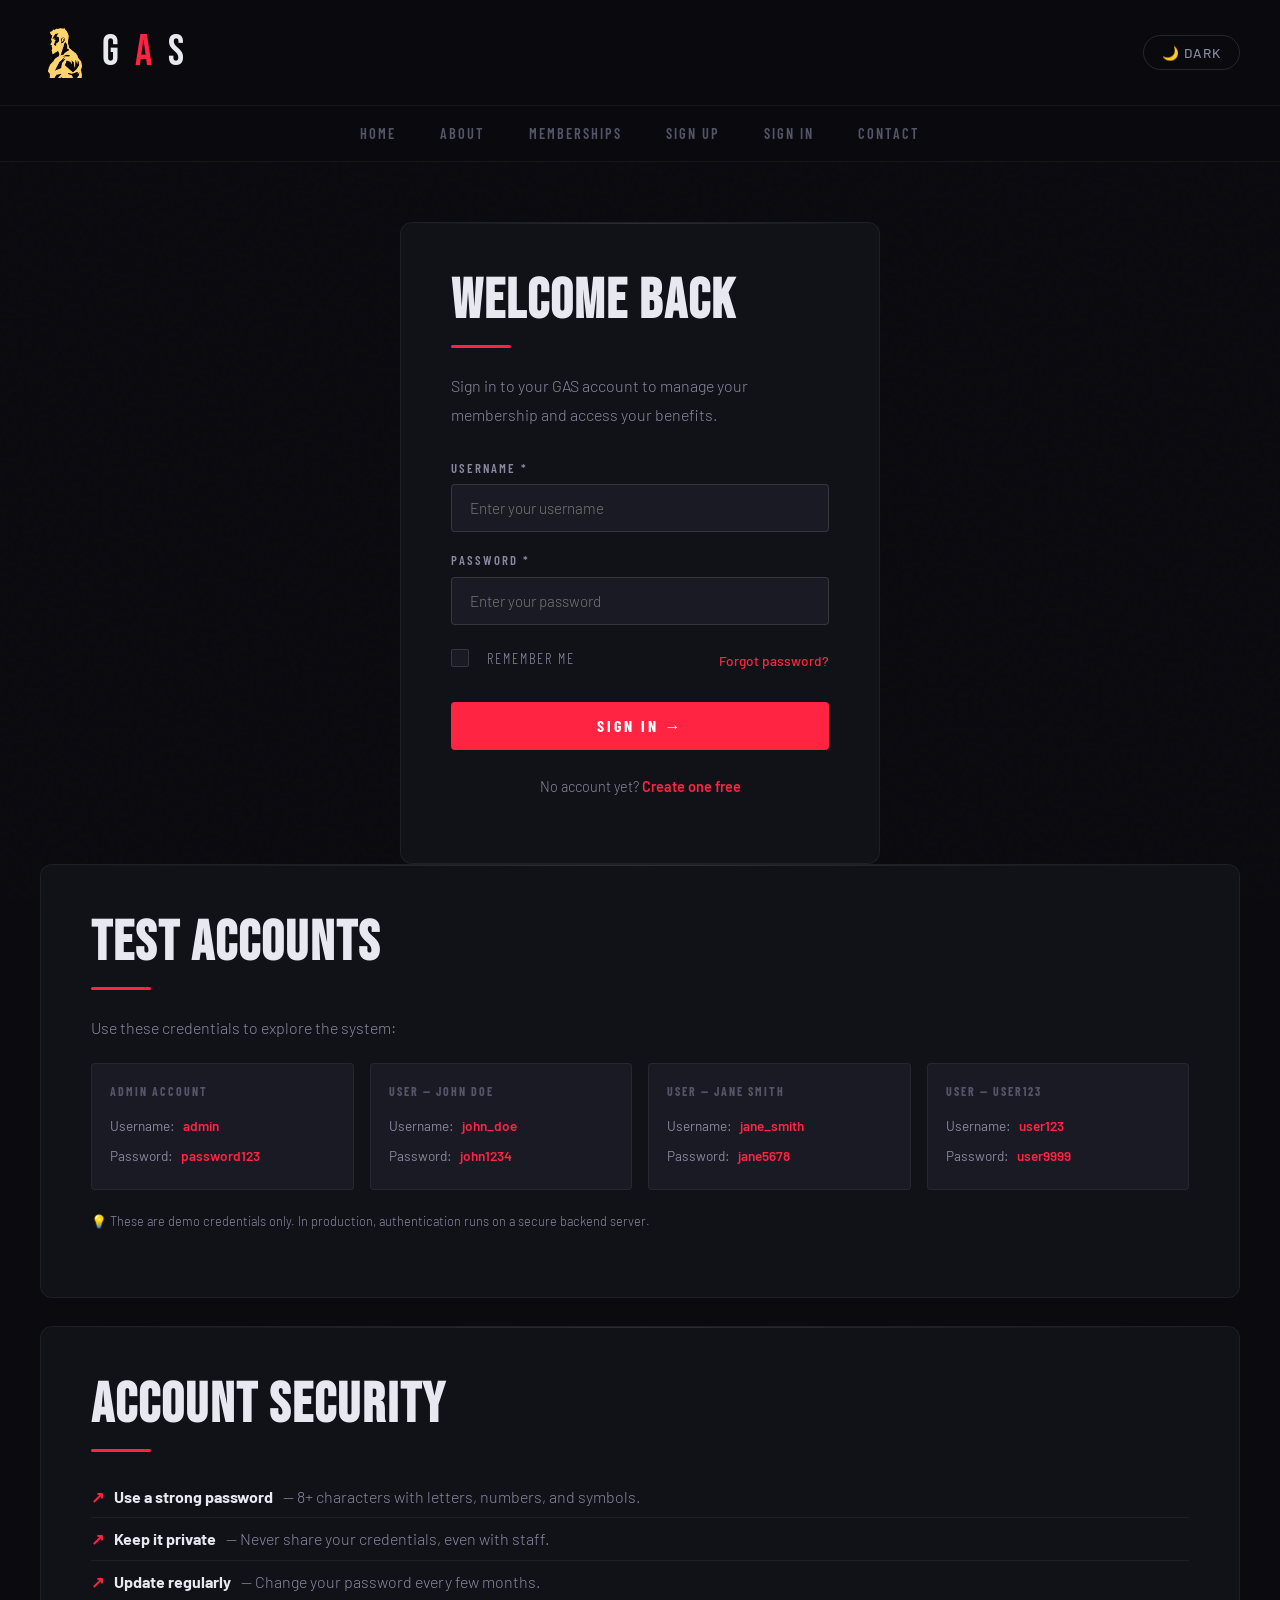
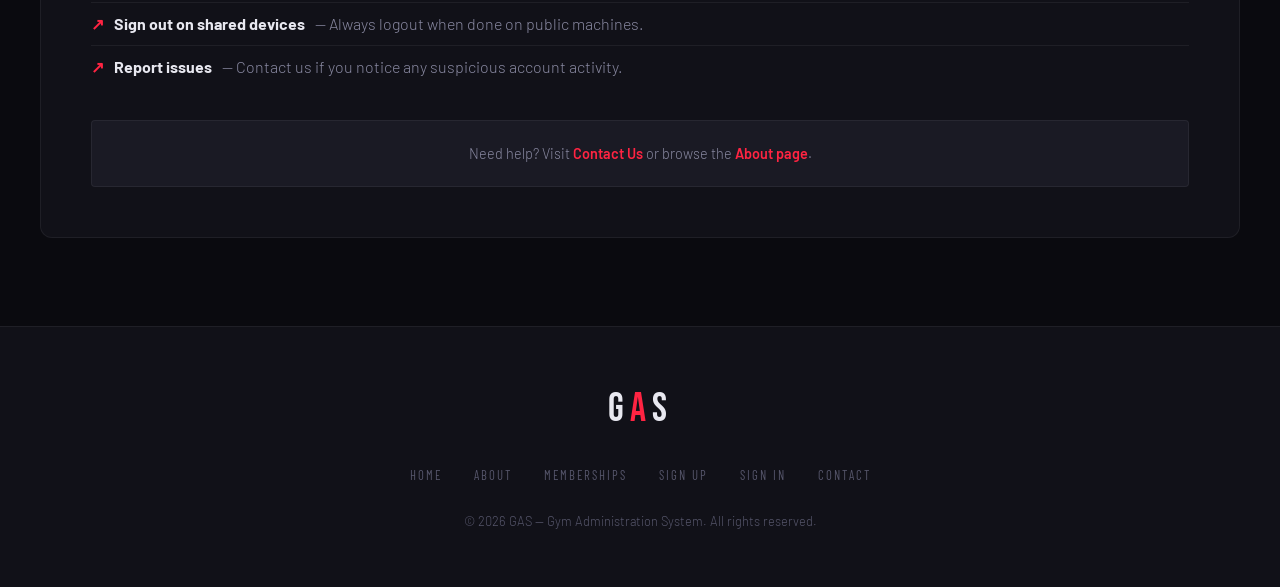
<file: signin.html>
<!DOCTYPE html>
<html lang="en">
<head>
    <meta charset="UTF-8">
    <meta name="viewport" content="width=device-width, initial-scale=1.0">
    <title>Sign In — GAS Gym Administration System</title>
    <link rel="stylesheet" href="style.css">
</head>
<body>

<header>
    <div class="header-top">
        <div class="logo"><img src="images/gym-logo1.png" class="logo-icon" alt="GAS Logo"></span> G<span>A</span>S</div>
        <button id="themeToggle" onclick="toggleTheme();">🌙 Dark</button>
    </div>
    <nav>
        <a href="index.html">Home</a>
        <a href="about.html">About</a>
        <a href="checkout.html">Memberships</a>
        <a href="signup.html">Sign Up</a>
        <a href="signin.html">Sign In</a>
        <a href="contact.html">Contact</a>
    </nav>
</header>

<div class="container">

    <div class="section sign-wrap">
        <h2>Welcome Back</h2>
        <p>Sign in to your GAS account to manage your membership and access your benefits.</p>

        <form name="signinForm" onsubmit="return validateSignin();">
            <div>
                <label for="username">Username *</label>
                <input type="text" id="username" name="username" placeholder="Enter your username" required>
            </div>
            <div>
                <label for="password">Password *</label>
                <input type="password" id="password" name="password" placeholder="Enter your password" required>
            </div>
            <div style="display:flex; justify-content:space-between; align-items:center; margin-top: 4px;">
                <label class="checkbox-label">
                    <input type="checkbox" id="remember" name="remember"> Remember me
                </label>
                <a href="#" style="color:var(--red); text-decoration:none; font-size:0.85rem; font-weight:500;">Forgot password?</a>
            </div>
            <input type="submit" value="Sign In →" style="margin-top: 8px;">
        </form>

        <p style="text-align:center; margin-top: 24px; font-size: 0.9rem;">
            No account yet? <a href="signup.html" style="color:var(--red); text-decoration:none; font-weight:600;">Create one free</a>
        </p>
    </div>

    <!-- TEST CREDENTIALS -->
    <div class="section">
        <h2>Test Accounts</h2>
        <p>Use these credentials to explore the system:</p>
        <div class="grid-2">
            <div class="demo-account">
                <strong>Admin Account</strong>
                <div class="cred"><span>Username:</span><em>admin</em></div>
                <div class="cred"><span>Password:</span><em>password123</em></div>
            </div>
            <div class="demo-account">
                <strong>User — John Doe</strong>
                <div class="cred"><span>Username:</span><em>john_doe</em></div>
                <div class="cred"><span>Password:</span><em>john1234</em></div>
            </div>
            <div class="demo-account">
                <strong>User — Jane Smith</strong>
                <div class="cred"><span>Username:</span><em>jane_smith</em></div>
                <div class="cred"><span>Password:</span><em>jane5678</em></div>
            </div>
            <div class="demo-account">
                <strong>User — user123</strong>
                <div class="cred"><span>Username:</span><em>user123</em></div>
                <div class="cred"><span>Password:</span><em>user9999</em></div>
            </div>
        </div>
        <p style="margin-top:20px; font-size:0.8rem;">
            💡 These are demo credentials only. In production, authentication runs on a secure backend server.
        </p>
    </div>

    <!-- SECURITY TIPS -->
    <div class="section">
        <h2>Account Security</h2>
        <ul class="styled">
            <li><strong style="color:var(--text);">Use a strong password</strong> — 8+ characters with letters, numbers, and symbols.</li>
            <li><strong style="color:var(--text);">Keep it private</strong> — Never share your credentials, even with staff.</li>
            <li><strong style="color:var(--text);">Update regularly</strong> — Change your password every few months.</li>
            <li><strong style="color:var(--text);">Sign out on shared devices</strong> — Always logout when done on public machines.</li>
            <li><strong style="color:var(--text);">Report issues</strong> — Contact us if you notice any suspicious account activity.</li>
        </ul>

        <div style="margin-top:32px; padding:20px; background:var(--dark-3); border:1px solid var(--border); border-radius:var(--radius); text-align:center;">
            <p style="margin:0; font-size:0.9rem;">
                Need help? Visit <a href="contact.html" style="color:var(--red); text-decoration:none; font-weight:600;">Contact Us</a> or browse the <a href="about.html" style="color:var(--red); text-decoration:none; font-weight:600;">About page</a>.
            </p>
        </div>
    </div>

</div>

<footer>
    <div class="footer-logo">G<span>A</span>S</div>
    <div class="footer-links">
        <a href="index.html">Home</a>
        <a href="about.html">About</a>
        <a href="checkout.html">Memberships</a>
        <a href="signup.html">Sign Up</a>
        <a href="signin.html">Sign In</a>
        <a href="contact.html">Contact</a>
    </div>
    <p class="footer-copy">© 2026 GAS — Gym Administration System. All rights reserved.</p>
</footer>

<script src="script.js"></script>
</body>
</html>
</file>
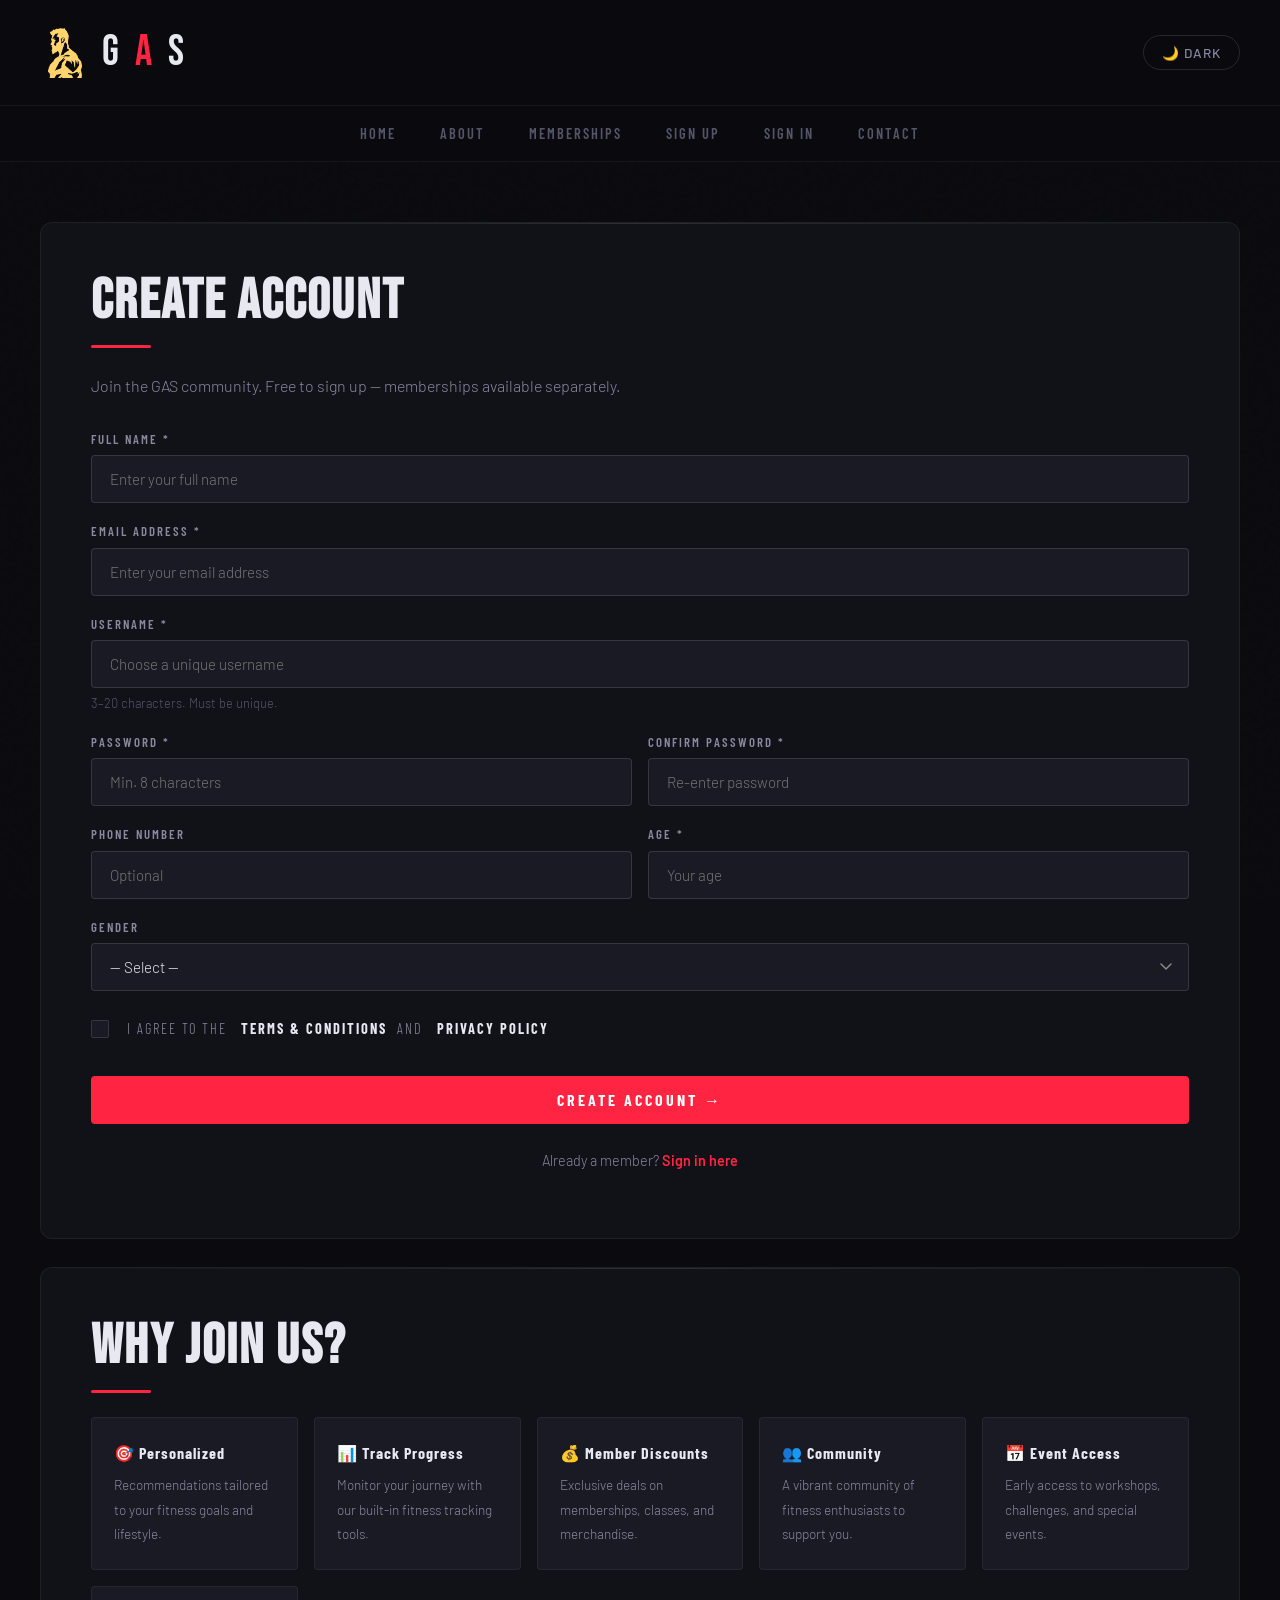
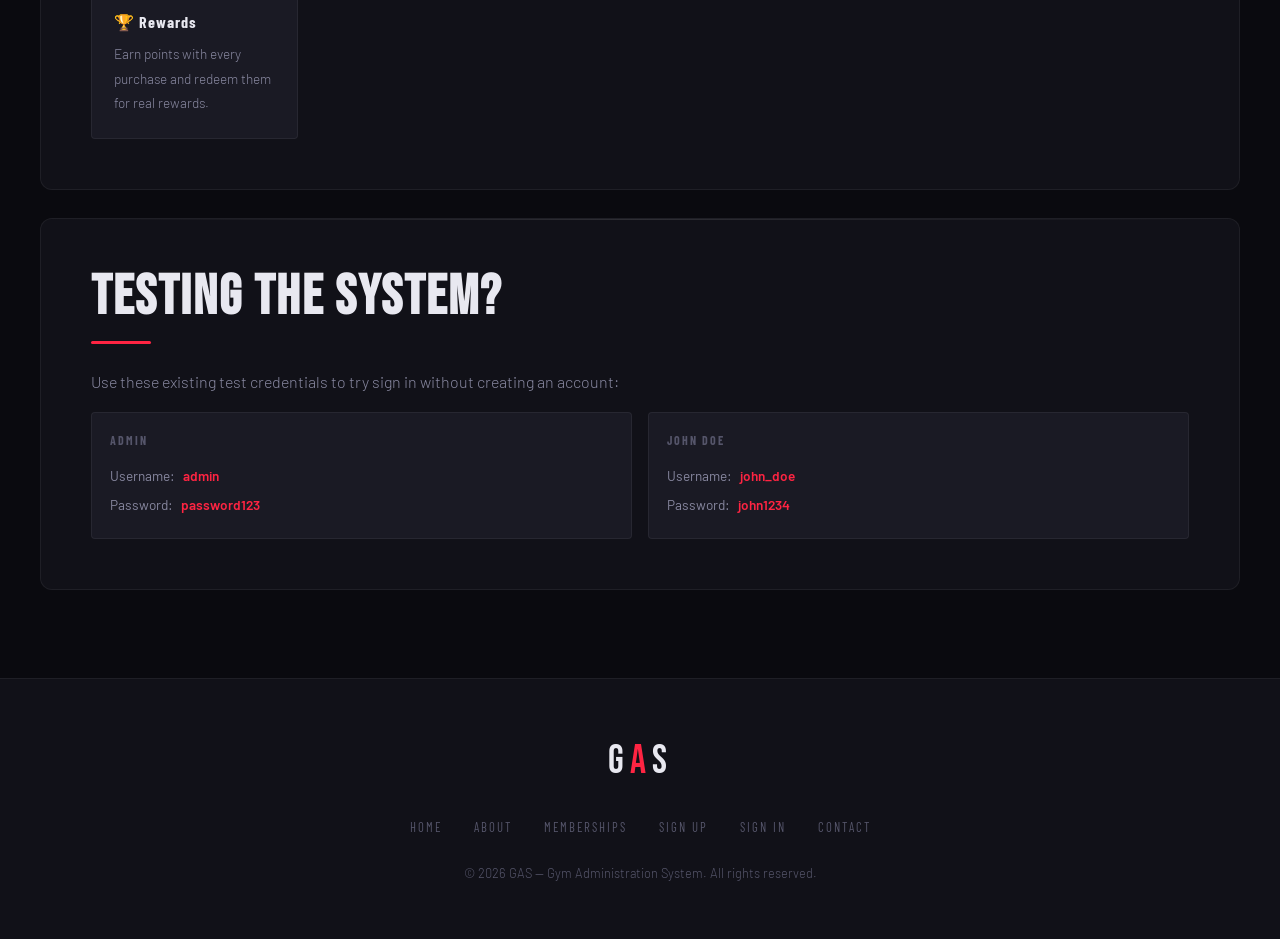
<file: signup.html>
<!DOCTYPE html>
<html lang="en">
<head>
    <meta charset="UTF-8">
    <meta name="viewport" content="width=device-width, initial-scale=1.0">
    <title>Sign Up — GAS Gym Administration System</title>
    <link rel="stylesheet" href="style.css">
</head>
<body>

<header>
    <div class="header-top">
        <div class="logo"><img src="images/gym-logo1.png" class="logo-icon" alt="GAS Logo"></span> G<span>A</span>S</div>
        <button id="themeToggle" onclick="toggleTheme();">🌙 Dark</button>
    </div>
    <nav>
        <a href="index.html">Home</a>
        <a href="about.html">About</a>
        <a href="checkout.html">Memberships</a>
        <a href="signup.html">Sign Up</a>
        <a href="signin.html">Sign In</a>
        <a href="contact.html">Contact</a>
    </nav>
</header>

<div class="container">

    <div class="section">
        <h2>Create Account</h2>
        <p>Join the GAS community. Free to sign up — memberships available separately.</p>

        <form name="signupForm" onsubmit="return validateSignup();">
            <div>
                <label for="fullname">Full Name *</label>
                <input type="text" id="fullname" name="fullname" placeholder="Enter your full name" required>
            </div>
            <div>
                <label for="email">Email Address *</label>
                <input type="email" id="email" name="email" placeholder="Enter your email address" required>
            </div>
            <div>
                <label for="username">Username *</label>
                <input type="text" id="username" name="username" placeholder="Choose a unique username" required>
                <small>3–20 characters. Must be unique.</small>
            </div>
            <div class="form-row-2">
                <div>
                    <label for="password">Password *</label>
                    <input type="password" id="password" name="password" placeholder="Min. 8 characters" required>
                </div>
                <div>
                    <label for="confirmPassword">Confirm Password *</label>
                    <input type="password" id="confirmPassword" name="confirmPassword" placeholder="Re-enter password" required>
                </div>
            </div>
            <div class="form-row-2">
                <div>
                    <label for="phone">Phone Number</label>
                    <input type="tel" id="phone" name="phone" placeholder="Optional">
                </div>
                <div>
                    <label for="age">Age *</label>
                    <input type="text" id="age" name="age" placeholder="Your age" required>
                </div>
            </div>
            <div>
                <label for="gender">Gender</label>
                <select id="gender" name="gender">
                    <option value="">— Select —</option>
                    <option value="male">Male</option>
                    <option value="female">Female</option>
                </select>
            </div>

            <div style="margin-top: 8px;">
                <label class="checkbox-label">
                    <input type="checkbox" id="terms" name="terms" required>
                    I agree to the <strong style="color:var(--text); margin-left:4px;">Terms & Conditions</strong> and <strong style="color:var(--text); margin-left:4px;">Privacy Policy</strong>
                </label>
            </div>

            <input type="submit" value="Create Account →" style="margin-top: 12px;">
        </form>

        <p style="text-align:center; margin-top:24px; font-size:0.9rem;">
            Already a member? <a href="signin.html" style="color:var(--red); text-decoration:none; font-weight:600;">Sign in here</a>
        </p>
    </div>

    <!-- BENEFITS -->
    <div class="section">
        <h2>Why Join Us?</h2>
        <div class="grid-3">
            <div class="benefit-card">
                <strong>🎯 Personalized</strong>
                <p>Recommendations tailored to your fitness goals and lifestyle.</p>
            </div>
            <div class="benefit-card">
                <strong>📊 Track Progress</strong>
                <p>Monitor your journey with our built-in fitness tracking tools.</p>
            </div>
            <div class="benefit-card">
                <strong>💰 Member Discounts</strong>
                <p>Exclusive deals on memberships, classes, and merchandise.</p>
            </div>
            <div class="benefit-card">
                <strong>👥 Community</strong>
                <p>A vibrant community of fitness enthusiasts to support you.</p>
            </div>
            <div class="benefit-card">
                <strong>📅 Event Access</strong>
                <p>Early access to workshops, challenges, and special events.</p>
            </div>
            <div class="benefit-card">
                <strong>🏆 Rewards</strong>
                <p>Earn points with every purchase and redeem them for real rewards.</p>
            </div>
        </div>
    </div>

    <!-- DEMO CREDS -->
    <div class="section">
        <h2>Testing the System?</h2>
        <p>Use these existing test credentials to try sign in without creating an account:</p>
        <div class="grid-2" style="margin-top: 16px;">
            <div class="demo-account">
                <strong>Admin</strong>
                <div class="cred"><span>Username:</span><em>admin</em></div>
                <div class="cred"><span>Password:</span><em>password123</em></div>
            </div>
            <div class="demo-account">
                <strong>John Doe</strong>
                <div class="cred"><span>Username:</span><em>john_doe</em></div>
                <div class="cred"><span>Password:</span><em>john1234</em></div>
            </div>
        </div>
    </div>

</div>

<footer>
    <div class="footer-logo">G<span>A</span>S</div>
    <div class="footer-links">
        <a href="index.html">Home</a>
        <a href="about.html">About</a>
        <a href="checkout.html">Memberships</a>
        <a href="signup.html">Sign Up</a>
        <a href="signin.html">Sign In</a>
        <a href="contact.html">Contact</a>
    </div>
    <p class="footer-copy">© 2026 GAS — Gym Administration System. All rights reserved.</p>
</footer>

<script src="script.js"></script>
</body>
</html>
</file>
<file: style.css>
/* ============================================
   GAS
   ============================================ */

@import url('https://fonts.googleapis.com/css2?family=Bebas+Neue&family=Barlow:ital,wght@0,300;0,400;0,500;0,600;0,700;1,300&family=Barlow+Condensed:wght@400;600;700&display=swap');

:root {
  --red: #FF2442;
  --red-dim: #cc1a33;
  --gold: #C9A84C;
  --dark: #0A0A0F;
  --dark-2: #111118;
  --dark-3: #1A1A24;
  --dark-4: #22222F;
  --dark-5: #2E2E3E;
  --text: #E8E8F0;
  --text-dim: #8888A0;
  --text-muted: #55556A;
  --border: rgba(255,255,255,0.06);
  --border-bright: rgba(255,255,255,0.12);
  --glow-red: 0 0 40px rgba(255,36,66,0.25);
  --glow-gold: 0 0 30px rgba(201,168,76,0.2);
  --radius: 4px;
  --radius-lg: 12px;
}

/* ============================================ RESET */
*, *::before, *::after { margin:0; padding:0; box-sizing:border-box; }

html { scroll-behavior: smooth; }

body {
  font-family: 'Barlow', sans-serif;
  background: var(--dark);
  color: var(--text);
  line-height: 1.6;
  overflow-x: hidden;
}

/* ============================================ NOISE TEXTURE OVERLAY */
body::before {
  content: '';
  position: fixed;
  inset: 0;
  background-image: url("data:image/svg+xml,%3Csvg viewBox='0 0 200 200' xmlns='http://www.w3.org/2000/svg'%3E%3Cfilter id='n'%3E%3CfeTurbulence type='fractalNoise' baseFrequency='0.9' numOctaves='4' stitchTiles='stitch'/%3E%3C/filter%3E%3Crect width='100%25' height='100%25' filter='url(%23n)' opacity='0.035'/%3E%3C/svg%3E");
  pointer-events: none;
  z-index: 0;
  opacity: 0.4;
}

/* ============================================ TYPOGRAPHY */
h1, h2, h3 { font-family: 'Bebas Neue', sans-serif; letter-spacing: 2px; line-height: 1.05; }

h2 {
  font-size: clamp(2rem, 5vw, 3.5rem);
  color: var(--text);
  margin-bottom: 24px;
  position: relative;
  padding-bottom: 16px;
}

h2::after {
  content: '';
  position: absolute;
  bottom: 0; left: 0;
  width: 60px; height: 3px;
  background: var(--red);
  border-radius: 2px;
}

h3 {
  font-size: clamp(1.2rem, 3vw, 1.8rem);
  color: var(--text);
  margin: 28px 0 14px;
}

p {
  color: var(--text-dim);
  margin-bottom: 14px;
  font-size: 1rem;
  font-weight: 300;
  line-height: 1.8;
}

/* ============================================ HEADER */
header {
  background: rgba(10,10,15,0.95);
  backdrop-filter: blur(20px);
  -webkit-backdrop-filter: blur(20px);
  border-bottom: 1px solid var(--border);
  position: sticky;
  top: 0;
  z-index: 100;
  padding: 0;
}

.header-top {
  display: flex;
  justify-content: space-between;
  align-items: center;
  padding: 18px 40px;
  border-bottom: 1px solid var(--border);
}

.logo {
  font-family: 'Bebas Neue', sans-serif;
  font-size: 2.7rem;
  letter-spacing: 4px;
  color: var(--text);
  display: flex;
  align-items: center;
  gap: 12px;
}

.logo span {
  color: var(--red);
}

.logo-icon {
  width: 50px;
  height: 50px;
  object-fit: contain;
  filter: invert(1) sepia(1) saturate(6) hue-rotate(310deg) brightness(1.1);
}

body.light-mode .logo-icon {
  filter: invert(0) sepia(0) saturate(1) hue-rotate(0deg) brightness(0);
}

/* THEME TOGGLE */
#themeToggle {
  background: transparent;
  border: 1px solid var(--border-bright);
  color: var(--text-dim);
  padding: 8px 18px;
  border-radius: 40px;
  cursor: pointer;
  font-family: 'Barlow', sans-serif;
  font-size: 0.85rem;
  font-weight: 500;
  letter-spacing: 1px;
  text-transform: uppercase;
  transition: all 0.3s;
}

#themeToggle:hover {
  border-color: var(--red);
  color: var(--red);
}

/* NAV */
nav {
  display: flex;
  justify-content: center;
  padding: 0 40px;
  gap: 0;
}

nav a {
  color: var(--text-muted);
  text-decoration: none;
  padding: 16px 22px;
  font-family: 'Barlow Condensed', sans-serif;
  font-size: 0.9rem;
  font-weight: 600;
  letter-spacing: 2px;
  text-transform: uppercase;
  position: relative;
  transition: color 0.3s;
}

nav a::after {
  content: '';
  position: absolute;
  bottom: 0; left: 50%; right: 50%;
  height: 2px;
  background: var(--red);
  transition: left 0.3s, right 0.3s;
}

nav a:hover { color: var(--text); }
nav a:hover::after { left: 16px; right: 16px; }

/* ============================================ CONTAINER */
.container {
  max-width: 1280px;
  margin: 0 auto;
  padding: 60px 40px;
  position: relative;
  z-index: 1;
}

/* ============================================ SECTIONS */
.section {
  background: var(--dark-2);
  border: 1px solid var(--border);
  border-radius: var(--radius-lg);
  padding: 50px;
  margin-bottom: 28px;
  position: relative;
  overflow: hidden;
  animation: fadeUp 0.5s ease both;
}

.section::before {
  content: '';
  position: absolute;
  top: 0; left: 0; right: 0;
  height: 1px;
  background: linear-gradient(90deg, transparent, var(--border-bright), transparent);
}

@keyframes fadeUp {
  from { opacity: 0; transform: translateY(24px); }
  to   { opacity: 1; transform: translateY(0); }
}

.section:nth-child(2) { animation-delay: 0.08s; }
.section:nth-child(3) { animation-delay: 0.16s; }
.section:nth-child(4) { animation-delay: 0.24s; }

/* ============================================ HERO SECTION */
.hero-section {
  background: linear-gradient(135deg, var(--dark-2) 0%, var(--dark-3) 100%);
  border: 1px solid var(--border);
  border-radius: var(--radius-lg);
  padding: 80px 50px;
  margin-bottom: 28px;
  position: relative;
  overflow: hidden;
  animation: fadeUp 0.5s ease both;
}

.hero-section::before {
  content: 'GAS';
  position: absolute;
  right: -20px; top: -30px;
  font-family: 'Bebas Neue', sans-serif;
  font-size: 18rem;
  color: rgba(255,36,66,0.04);
  letter-spacing: -10px;
  pointer-events: none;
  line-height: 1;
}

.hero-section h2 { font-size: clamp(2.5rem, 6vw, 5rem); }
.hero-section h2::after { display: none; }

.hero-badge {
  display: inline-flex;
  align-items: center;
  gap: 8px;
  background: rgba(255,36,66,0.1);
  border: 1px solid rgba(255,36,66,0.3);
  color: var(--red);
  padding: 6px 14px;
  border-radius: 40px;
  font-size: 0.75rem;
  font-weight: 600;
  letter-spacing: 2px;
  text-transform: uppercase;
  margin-bottom: 20px;
}

.hero-badge::before { content: '●'; font-size: 0.5rem; animation: pulse 2s infinite; }

@keyframes pulse { 0%,100%{opacity:1} 50%{opacity:0.3} }

/* ============================================ MEMBERSHIP CARDS */
.products-grid {
  display: grid;
  grid-template-columns: repeat(auto-fit, minmax(260px, 1fr));
  gap: 20px;
  margin-top: 36px;
}

.product-card {
  background: var(--dark-3);
  border: 1px solid var(--border);
  border-radius: var(--radius-lg);
  padding: 32px 28px;
  position: relative;
  overflow: hidden;
  transition: transform 0.3s, border-color 0.3s, box-shadow 0.3s;
  cursor: default;
}

.product-card::before {
  content: '';
  position: absolute;
  inset: 0;
  background: linear-gradient(135deg, rgba(255,36,66,0.04) 0%, transparent 60%);
  opacity: 0;
  transition: opacity 0.3s;
}

.product-card:hover {
  transform: translateY(-6px);
  border-color: rgba(255,36,66,0.4);
  box-shadow: var(--glow-red);
}

.product-card:hover::before { opacity: 1; }

.product-card.featured {
  border-color: rgba(255,36,66,0.5);
  background: linear-gradient(135deg, var(--dark-3), rgba(255,36,66,0.05));
}

.featured-badge {
  position: absolute;
  top: 0; right: 0;
  background: var(--red);
  color: white;
  font-family: 'Barlow Condensed', sans-serif;
  font-size: 0.7rem;
  font-weight: 700;
  letter-spacing: 2px;
  text-transform: uppercase;
  padding: 5px 14px;
  border-bottom-left-radius: var(--radius-lg);
}

.product-name {
  font-family: 'Bebas Neue', sans-serif;
  font-size: 1.6rem;
  letter-spacing: 2px;
  color: var(--text);
  margin-bottom: 8px;
}

.product-price {
  font-family: 'Bebas Neue', sans-serif;
  font-size: 3.5rem;
  color: var(--red);
  line-height: 1;
  letter-spacing: 0;
}

.product-price sup {
  font-family: 'Barlow', sans-serif;
  font-size: 1.2rem;
  font-weight: 700;
  vertical-align: top;
  margin-top: 10px;
  display: inline-block;
  color: var(--red);
}

.product-duration {
  font-size: 0.75rem;
  color: var(--text-muted);
  font-weight: 600;
  letter-spacing: 2px;
  text-transform: uppercase;
  margin-top: 4px;
  margin-bottom: 20px;
}

.product-description {
  font-size: 0.85rem;
  color: var(--text-muted);
  margin-bottom: 20px;
  padding-bottom: 20px;
  border-bottom: 1px solid var(--border);
}

.product-features {
  list-style: none;
  margin: 0;
  padding: 0;
}

.product-features li {
  color: var(--text-dim);
  font-size: 0.9rem;
  font-weight: 300;
  padding: 7px 0;
  display: flex;
  align-items: center;
  gap: 10px;
  border-bottom: 1px solid var(--border);
}

.product-features li:last-child { border-bottom: none; }

.product-features li::before {
  content: '→';
  color: var(--red);
  font-weight: 700;
  flex-shrink: 0;
}

/* ============================================ FORMS */
form {
  display: flex;
  flex-direction: column;
  gap: 18px;
  margin-top: 28px;
}

label {
  font-family: 'Barlow Condensed', sans-serif;
  font-weight: 600;
  font-size: 0.8rem;
  letter-spacing: 2px;
  text-transform: uppercase;
  color: var(--text-dim);
  margin-bottom: 6px;
  display: block;
}

input[type="text"],
input[type="email"],
input[type="password"],
input[type="tel"],
textarea,
select {
  width: 100%;
  padding: 14px 18px;
  background: var(--dark-3);
  border: 1px solid var(--border-bright);
  border-radius: var(--radius);
  color: var(--text);
  font-family: 'Barlow', sans-serif;
  font-size: 0.95rem;
  font-weight: 300;
  transition: border-color 0.3s, box-shadow 0.3s, background 0.3s;
}

input[type="text"]:focus,
input[type="email"]:focus,
input[type="password"]:focus,
input[type="tel"]:focus,
textarea:focus,
select:focus {
  outline: none;
  border-color: var(--red);
  background: var(--dark-4);
  box-shadow: 0 0 0 3px rgba(255,36,66,0.1);
}

select {
  appearance: none;
  background-image: url("data:image/svg+xml,%3Csvg xmlns='http://www.w3.org/2000/svg' width='12' height='8' viewBox='0 0 12 8'%3E%3Cpath d='M1 1l5 5 5-5' stroke='%23888' stroke-width='1.5' fill='none' stroke-linecap='round'/%3E%3C/svg%3E");
  background-repeat: no-repeat;
  background-position: right 16px center;
  padding-right: 40px;
  cursor: pointer;
}

select option { background: var(--dark-3); }

textarea {
  resize: vertical;
  min-height: 130px;
}

input[type="checkbox"] {
  appearance: none;
  width: 18px; height: 18px;
  border: 1px solid var(--border-bright);
  border-radius: 2px;
  background: var(--dark-3);
  cursor: pointer;
  flex-shrink: 0;
  position: relative;
  vertical-align: middle;
  margin-right: 8px;
  transition: border-color 0.3s, background 0.3s;
}

input[type="checkbox"]:checked {
  background: var(--red);
  border-color: var(--red);
}

input[type="checkbox"]:checked::after {
  content: '✓';
  position: absolute;
  top: 50%; left: 50%;
  transform: translate(-50%, -50%);
  color: white;
  font-size: 12px;
  font-weight: 700;
}

/* ============================================ BUTTONS */
button,
input[type="submit"] {
  padding: 14px 36px;
  background: var(--red);
  color: white;
  border: none;
  border-radius: var(--radius);
  font-family: 'Barlow Condensed', sans-serif;
  font-size: 1rem;
  font-weight: 700;
  letter-spacing: 3px;
  text-transform: uppercase;
  cursor: pointer;
  transition: background 0.3s, transform 0.2s, box-shadow 0.3s;
  position: relative;
  overflow: hidden;
}

button::before,
input[type="submit"]::before {
  content: '';
  position: absolute;
  top: 0; left: -100%;
  width: 100%; height: 100%;
  background: linear-gradient(90deg, transparent, rgba(255,255,255,0.12), transparent);
  transition: left 0.5s;
}

button:hover::before,
input[type="submit"]:hover::before { left: 100%; }

button:hover,
input[type="submit"]:hover {
  background: var(--red-dim);
  transform: translateY(-2px);
  box-shadow: var(--glow-red);
}

button:active,
input[type="submit"]:active { transform: translateY(0); }

.btn-outline {
  background: transparent;
  border: 1px solid var(--border-bright);
  color: var(--text-dim);
}
.btn-outline:hover {
  border-color: var(--red);
  color: var(--red);
  background: rgba(255,36,66,0.05);
}

/* ============================================ TEAM CARDS */
.team-grid {
  display: grid;
  grid-template-columns: repeat(auto-fit, minmax(200px, 1fr));
  gap: 20px;
  margin-top: 36px;
}

.team-card {
  background: var(--dark-3);
  border: 1px solid var(--border);
  border-radius: var(--radius-lg);
  overflow: hidden;
  transition: transform 0.3s, box-shadow 0.3s;
}

.team-card:hover {
  transform: translateY(-6px);
  box-shadow: var(--glow-red);
}

.team-image {
  width: 100%;
  height: 200px;
  background: linear-gradient(135deg, var(--dark-4), var(--dark-5));
  display: flex;
  align-items: center;
  justify-content: center;
  font-size: 4rem;
  color: var(--text-muted);
  position: relative;
}

.team-image::after {
  content: '';
  position: absolute;
  inset: 0;
  background: linear-gradient(to bottom, transparent 40%, var(--dark-3));
}

.team-image-photo {
  width: 100%;
  height: 200px;
  object-fit: cover;
  display: block;
  filter: grayscale(20%) contrast(1.05);
}

.team-info { padding: 20px; }

.team-name {
  font-family: 'Bebas Neue', sans-serif;
  font-size: 1.3rem;
  letter-spacing: 2px;
  color: var(--text);
  margin-bottom: 4px;
}

.team-role {
  font-family: 'Barlow Condensed', sans-serif;
  font-size: 0.75rem;
  letter-spacing: 2px;
  text-transform: uppercase;
  color: var(--red);
  font-weight: 600;
  margin-bottom: 10px;
}

.team-description {
  font-size: 0.85rem;
  color: var(--text-muted);
  font-weight: 300;
  line-height: 1.6;
}

/* ============================================ CHECKOUT ROWS */
.checkout-package {
  background: var(--dark-3);
  border: 1px solid var(--border);
  border-radius: var(--radius-lg);
  padding: 24px 28px;
  margin-bottom: 16px;
  display: grid;
  grid-template-columns: 1fr auto auto;
  gap: 28px;
  align-items: center;
  transition: border-color 0.3s;
}

.checkout-package:hover { border-color: rgba(255,36,66,0.3); }
.checkout-package.featured-pkg { border-color: rgba(255,36,66,0.4); }

.pkg-price-tag {
  font-family: 'Bebas Neue', sans-serif;
  font-size: 2.2rem;
  color: var(--red);
  line-height: 1;
  text-align: right;
}

.pkg-per { font-size: 0.7rem; color: var(--text-muted); letter-spacing: 2px; text-transform: uppercase; text-align: right; margin-top: 2px; }

.qty-wrapper { text-align: center; }

.qty-wrapper label {
  font-size: 0.7rem;
  margin-bottom: 8px;
  display: block;
}

.qty-wrapper input {
  width: 64px;
  text-align: center;
  font-family: 'Bebas Neue', sans-serif;
  font-size: 1.4rem;
  letter-spacing: 2px;
  padding: 10px 8px;
}

/* ============================================ SUMMARY */
.checkout-summary {
  background: var(--dark-3);
  border: 1px solid var(--border);
  border-radius: var(--radius-lg);
  padding: 28px;
  margin-top: 24px;
  position: sticky;
  top: 100px;
}

.summary-row {
  display: flex;
  justify-content: space-between;
  align-items: center;
  padding: 10px 0;
  border-bottom: 1px solid var(--border);
  font-size: 0.9rem;
  color: var(--text-dim);
}

.summary-total {
  display: flex;
  justify-content: space-between;
  align-items: center;
  padding: 18px 0 0;
  margin-top: 6px;
  font-family: 'Bebas Neue', sans-serif;
  font-size: 2rem;
  letter-spacing: 2px;
  color: var(--text);
}

.summary-total span:last-child { color: var(--red); }

/* ============================================ INFO CARDS */
.info-card {
  background: var(--dark-3);
  border: 1px solid var(--border);
  border-left: 3px solid var(--red);
  border-radius: var(--radius);
  padding: 22px;
}

.grid-2 { display: grid; grid-template-columns: repeat(auto-fit, minmax(240px, 1fr)); gap: 16px; margin-top: 20px; }
.grid-3 { display: grid; grid-template-columns: repeat(auto-fit, minmax(200px, 1fr)); gap: 16px; margin-top: 20px; }

.info-card strong {
  display: block;
  font-family: 'Barlow Condensed', sans-serif;
  font-size: 0.8rem;
  letter-spacing: 2px;
  text-transform: uppercase;
  color: var(--text-dim);
  margin-bottom: 8px;
}

.info-card p { font-size: 0.9rem; margin: 0; }

/* ============================================ FAQ */
.faq-item {
  border-bottom: 1px solid var(--border);
  padding: 22px 0;
}

.faq-item:last-child { border-bottom: none; }

.faq-item h3 {
  margin: 0 0 10px;
  font-size: 1.1rem;
  color: var(--text);
}

.faq-item p { margin: 0; font-size: 0.9rem; }

/* ============================================ STAT BAR */
.stats-row {
  display: flex;
  gap: 40px;
  flex-wrap: wrap;
  margin: 32px 0;
  padding: 28px 0;
  border-top: 1px solid var(--border);
  border-bottom: 1px solid var(--border);
}

.stat { text-align: left; }

.stat-number {
  font-family: 'Bebas Neue', sans-serif;
  font-size: 3rem;
  color: var(--red);
  line-height: 1;
  letter-spacing: 0;
}

.stat-label {
  font-size: 0.75rem;
  font-weight: 600;
  letter-spacing: 2px;
  text-transform: uppercase;
  color: var(--text-muted);
  margin-top: 4px;
}

/* ============================================ CTA */
.cta-section {
  text-align: center;
  padding: 70px 40px;
  background: linear-gradient(135deg, var(--dark-2), var(--dark-3));
  border: 1px solid var(--border);
  border-radius: var(--radius-lg);
  position: relative;
  overflow: hidden;
}

.cta-section::before {
  content: '';
  position: absolute;
  inset: 0;
  background: radial-gradient(ellipse at center, rgba(255,36,66,0.08) 0%, transparent 70%);
}

.cta-section h2::after { left: 50%; transform: translateX(-50%); }

/* ============================================ CONTACT FORM SECTION */
.contact-form-wrap {
  max-width: 640px;
  margin: 0 auto;
}

/* ============================================ SIGN FORM */
.sign-wrap {
  max-width: 480px;
  margin: 0 auto;
}

/* ============================================ HOURS TABLE */
.hours-table {
  background: var(--dark-3);
  border: 1px solid var(--border);
  border-radius: var(--radius);
  overflow: hidden;
}

.hours-row {
  display: flex;
  justify-content: space-between;
  padding: 14px 20px;
  border-bottom: 1px solid var(--border);
  font-size: 0.9rem;
}

.hours-row:last-child { border-bottom: none; }
.hours-row strong { color: var(--text); }
.hours-row span { color: var(--text-dim); font-weight: 300; }

/* ============================================ SECURITY/DEMO CARDS */
.demo-account {
  background: var(--dark-3);
  border: 1px solid var(--border);
  border-radius: var(--radius);
  padding: 18px;
}

.demo-account strong {
  display: block;
  font-family: 'Barlow Condensed', sans-serif;
  font-size: 0.75rem;
  letter-spacing: 2px;
  text-transform: uppercase;
  color: var(--text-muted);
  margin-bottom: 10px;
}

.demo-account .cred {
  font-family: 'Barlow', monospace;
  font-size: 0.85rem;
  color: var(--text-dim);
  padding: 4px 0;
  display: flex;
  gap: 8px;
}

.demo-account .cred em {
  color: var(--red);
  font-style: normal;
  font-weight: 600;
}

/* ============================================ FACILITIES */
.facility-card {
  background: var(--dark-3);
  border: 1px solid var(--border);
  border-radius: var(--radius);
  padding: 22px;
  transition: border-color 0.3s, transform 0.3s;
}

.facility-card:hover {
  border-color: rgba(255,36,66,0.4);
  transform: translateY(-4px);
}

.facility-card strong {
  display: block;
  font-family: 'Barlow Condensed', sans-serif;
  font-size: 1rem;
  letter-spacing: 1px;
  text-transform: uppercase;
  color: var(--text);
  margin-bottom: 8px;
}

.facility-card p { font-size: 0.85rem; margin: 0; }

/* ============================================ BENEFITS */
.benefit-card {
  background: var(--dark-3);
  border: 1px solid var(--border);
  border-radius: var(--radius);
  padding: 22px;
  transition: border-color 0.3s;
}

.benefit-card:hover { border-color: rgba(255,36,66,0.4); }

.benefit-card strong {
  display: block;
  color: var(--text);
  font-family: 'Barlow Condensed', sans-serif;
  font-size: 1rem;
  letter-spacing: 1px;
  margin-bottom: 8px;
}

.benefit-card p { font-size: 0.85rem; margin: 0; }

/* ============================================ FOOTER */
footer {
  background: var(--dark-2);
  border-top: 1px solid var(--border);
  padding: 50px 40px 40px;
  margin-top: 0;
  text-align: center;
}

.footer-logo {
  font-family: 'Bebas Neue', sans-serif;
  font-size: 2.5rem;
  letter-spacing: 6px;
  color: var(--text);
  margin-bottom: 24px;
}

.footer-logo span { color: var(--red); }

.footer-links {
  display: flex;
  justify-content: center;
  gap: 32px;
  margin-bottom: 24px;
  flex-wrap: wrap;
}

.footer-links a {
  color: var(--text-muted);
  text-decoration: none;
  font-family: 'Barlow Condensed', sans-serif;
  font-size: 0.8rem;
  letter-spacing: 2px;
  text-transform: uppercase;
  transition: color 0.3s;
}

.footer-links a:hover { color: var(--red); }

.footer-copy {
  color: var(--text-muted);
  font-size: 0.8rem;
  font-weight: 300;
}

/* ============================================ UTILITIES */
.text-center { text-align: center; }
.text-center h2::after { left: 50%; transform: translateX(-50%); }
ul.styled { list-style: none; padding: 0; }
ul.styled li { padding: 8px 0; color: var(--text-dim); font-weight: 300; display: flex; gap: 10px; align-items: flex-start; border-bottom: 1px solid var(--border); }
ul.styled li:last-child { border-bottom: none; }
ul.styled li::before { content: '↗'; color: var(--red); font-weight: 700; flex-shrink: 0; }
.tag-red { color: var(--red); font-weight: 700; }
small { color: var(--text-muted); font-size: 0.8rem; font-weight: 300; display: block; margin-top: 5px; }
.form-row-2 { display: grid; grid-template-columns: 1fr 1fr; gap: 16px; }
.checkbox-label { display: flex; align-items: center; gap: 10px; color: var(--text-dim); font-size: 0.9rem; font-weight: 300; cursor: pointer; }

/* ============================================ DARK MODE (Light toggle) */
body.light-mode {
  --dark: #F2F2F7;
  --dark-2: #FFFFFF;
  --dark-3: #F2F2F7;
  --dark-4: #E8E8EF;
  --dark-5: #DEDEE8;
  --text: #0A0A0F;
  --text-dim: #444455;
  --text-muted: #88889A;
  --border: rgba(0,0,0,0.07);
  --border-bright: rgba(0,0,0,0.12);
}

body.light-mode::before { opacity: 0.1; }

body.light-mode header { background: rgba(242,242,247,0.95); }

body.light-mode nav a { color: var(--text-muted); }

body.light-mode input[type="text"],
body.light-mode input[type="email"],
body.light-mode input[type="password"],
body.light-mode input[type="tel"],
body.light-mode textarea,
body.light-mode select {
  background: white;
  border-color: #ddd;
  color: var(--text);
}

/* ============================================ RESPONSIVE */
@media (max-width: 768px) {
  .header-top { padding: 14px 20px; }
  .logo { font-size: 1.5rem; }
  nav { gap: 0; padding: 0 10px; overflow-x: auto; }
  nav a { padding: 12px 14px; font-size: 0.8rem; white-space: nowrap; }
  .container { padding: 30px 20px; }
  .section { padding: 28px 22px; }
  .hero-section { padding: 50px 28px; }
  .checkout-package { grid-template-columns: 1fr; }
  .form-row-2 { grid-template-columns: 1fr; }
  .stats-row { gap: 24px; }
  h2::after { left: 0 !important; transform: none !important; }
}
</file>
